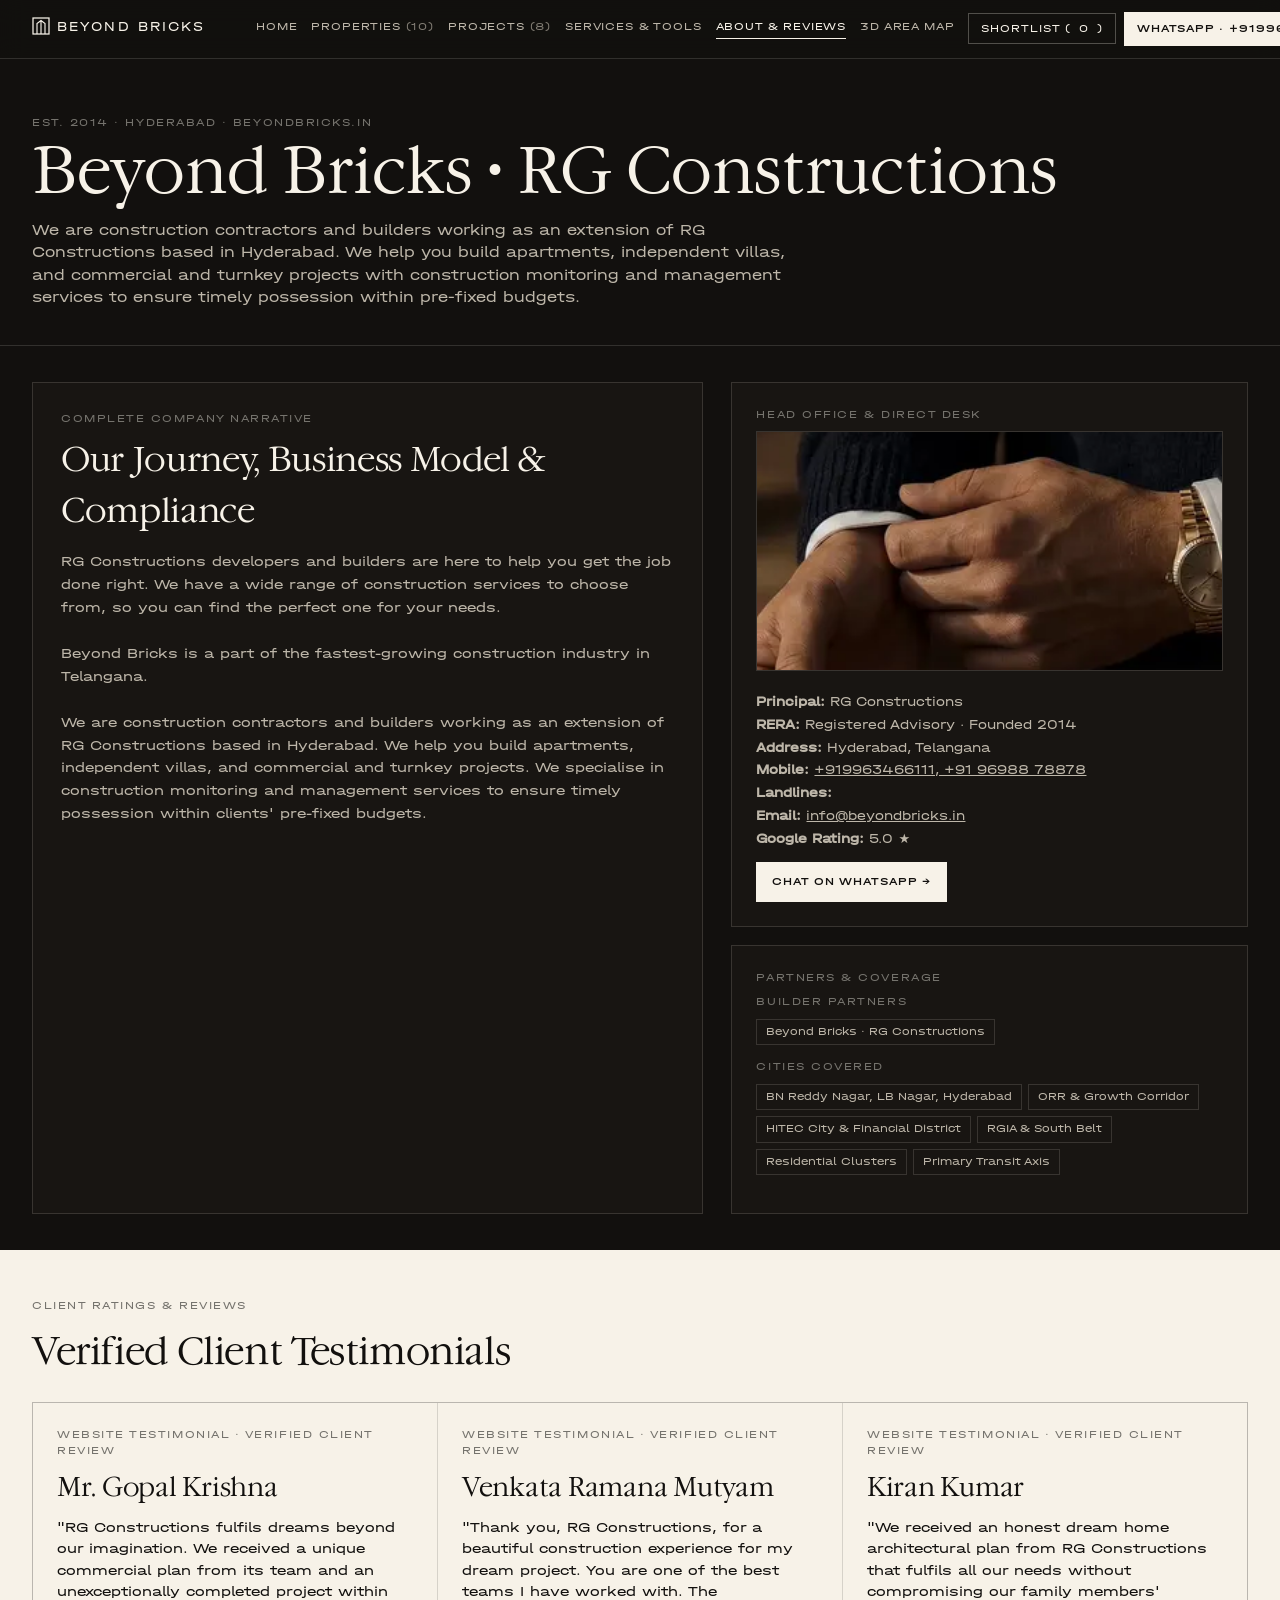
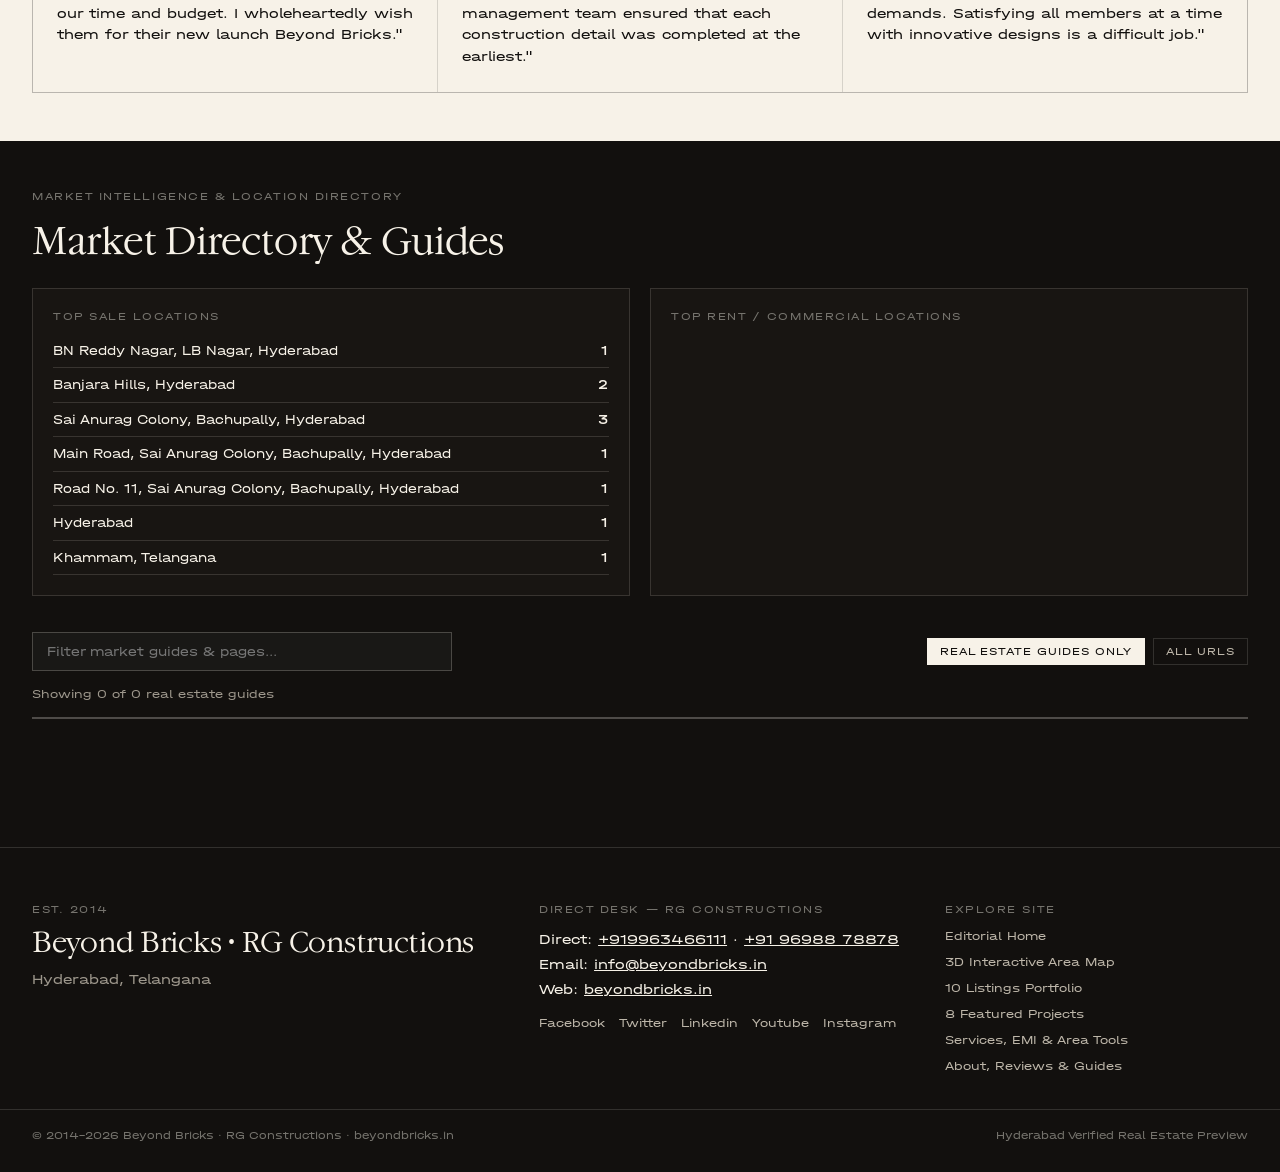
<file: about.html>
<!DOCTYPE html>
<html lang="en">
<head>
  <meta charset="utf-8">
  <meta name="viewport" content="width=device-width, initial-scale=1.0, viewport-fit=cover">
  <meta name="robots" content="noindex, nofollow">
  <meta name="theme-color" content="#F7F2E8">
  <meta name="format-detection" content="telephone=no">
  <title>About & Reviews — Beyond Bricks · RG Constructions</title>
  <meta name="description" content="About Beyond Bricks · RG Constructions, direct contact details, reviews &amp; market guides.">
  <meta property="og:type" content="website">
  <meta property="og:title" content="About & Reviews — Beyond Bricks · RG Constructions">
  <meta property="og:description" content="About Beyond Bricks · RG Constructions, direct contact details, reviews &amp; market guides.">
  <meta property="og:image" content="./assets/manifest/og.png">
  <meta name="twitter:card" content="summary_large_image">
  <meta name="twitter:title" content="About & Reviews — Beyond Bricks · RG Constructions">
  <meta name="twitter:description" content="About Beyond Bricks · RG Constructions, direct contact details, reviews &amp; market guides.">
  <meta name="twitter:image" content="./assets/manifest/og-twitter.png">
  <link rel="manifest" href="./assets/manifest/manifest.webmanifest">
  <link rel="shortcut icon" href="./favicon.ico">
  <link rel="icon" type="image/png" sizes="32x32" href="./assets/manifest/favicon-32x32.png">
  <link rel="icon" type="image/png" sizes="16x16" href="./assets/manifest/favicon-16x16.png">
  <link rel="apple-touch-icon" href="./assets/manifest/apple-touch-icon.png">
  
<link rel="preload" href="./assets/fonts/garamond-light/itc-garamond_light.woff2" as="font" type="font/woff2" crossorigin>
<link rel="preload" href="./assets/fonts/halvar-breitschrift/Halvar-Breitschrift-Regular-Web.woff2" as="font" type="font/woff2" crossorigin>
<link rel="preload" href="./assets/fonts/halvar-breitschrift/Halvar-Breitschrift-Medium-Web.woff2" as="font" type="font/woff2" crossorigin>
<style>
  @font-face { font-family: "Garamond Light"; src: url("./assets/fonts/garamond-light/itc-garamond_light.woff2") format("woff2"); font-weight: 400; font-style: normal; font-display: swap; }
  @font-face { font-family: "Halvar Breitschrift"; src: url("./assets/fonts/halvar-breitschrift/Halvar-Breitschrift-Regular-Web.woff2") format("woff2"); font-weight: 400; font-style: normal; font-display: swap; }
  @font-face { font-family: "Halvar Breitschrift"; src: url("./assets/fonts/halvar-breitschrift/Halvar-Breitschrift-Medium-Web.woff2") format("woff2"); font-weight: 500; font-style: normal; font-display: swap; }
  :root {
    --c-light: #f7f2e8;
    --c-black: #12100e;
    --c-surface: #181512;
    --c-beige: #bdb6a9;
    --c-dark-beige: #75736d;
    --c-error: #a40000;
    --line-dark: rgba(247, 242, 232, 0.14);
    --line-light: rgba(18, 16, 14, 0.14);
  }
  * { box-sizing: border-box; }
  html, body { margin: 0; padding: 0; background: var(--c-black); color: var(--c-light); font-family: "Halvar Breitschrift", system-ui, sans-serif; font-size: 14px; line-height: 1.5; -webkit-font-smoothing: antialiased; overflow-x: hidden; max-width: 100%; }
  a { color: inherit; }
  .re-serif { font-family: "Garamond Light", Georgia, serif; font-weight: 400; letter-spacing: -0.01em; }
  .re-eyebrow { font-size: 11px; text-transform: uppercase; letter-spacing: 0.14em; color: var(--c-dark-beige); margin: 0 0 8px; }
  .re-beige { color: var(--c-beige); }
  .re-muted { color: #9d978c; }
  .re-wrap { max-width: 1440px; margin: 0 auto; padding: 0 32px; }

  /* Sticky Editorial Header */
  .re-header { position: sticky; top: 0; z-index: 40; background: rgba(18, 16, 14, 0.94); backdrop-filter: blur(12px); border-bottom: 1px solid var(--line-dark); }
  .re-header__inner { max-width: 1440px; margin: 0 auto; padding: 12px 32px; display: flex; align-items: center; justify-content: space-between; gap: 14px; }
  .re-brand { display: inline-flex; align-items: center; text-decoration: none; color: var(--c-light); flex-shrink: 0; }
  .re-nav { display: flex; align-items: center; gap: 14px; flex-wrap: nowrap; }
  .re-nav a { font-size: 10.5px; text-transform: uppercase; letter-spacing: 0.08em; text-decoration: none; color: var(--c-beige); padding-bottom: 3px; border-bottom: 1px solid transparent; transition: color .2s, border-color .2s; white-space: nowrap; }
  .re-nav a:hover, .re-nav a.is-active { color: var(--c-light); border-bottom-color: var(--c-light); }
  .re-nav-cnt { opacity: 0.65; }
  .re-header__right { display: flex; gap: 8px; align-items: center; flex-shrink: 0; white-space: nowrap; }
  .re-header__right .re-btn-ghost, .re-header__right .re-btn-solid { padding: 8px 12px; font-size: 10.5px; white-space: nowrap; }

  .re-grid--2 { display: grid; grid-template-columns: repeat(2, minmax(0, 1fr)); gap: 1px; background: var(--line-dark); border: 1px solid var(--line-dark); }
  .re-split-2 { display: grid; grid-template-columns: 1.3fr 1fr; gap: 28px; }
  .re-two-col { display: grid; grid-template-columns: 1fr 1fr; gap: 20px; }
  .re-controls--2 { display: grid; grid-template-columns: 2fr 1fr; gap: 12px; margin: 24px 0 16px; }
  @media (max-width: 1180px) {
    .re-header__inner { flex-wrap: wrap; padding: 10px 20px; }
    .re-nav { order: 3; width: 100%; overflow-x: auto; -webkit-overflow-scrolling: touch; scrollbar-width: none; padding-top: 6px; border-top: 1px solid var(--line-dark); gap: 16px; }
    .re-nav::-webkit-scrollbar { display: none; }
  }
  @media (max-width: 860px) {
    .re-split-2 { grid-template-columns: 1fr !important; }
    .re-two-col { grid-template-columns: 1fr !important; }
  }
  @media (max-width: 768px) {
    .re-wrap { padding: 0 16px; }
    .re-header__inner { padding: 10px 16px; gap: 10px; }
    .re-brand svg { width: 156px; height: 18px; }
    .re-header__right .re-btn-solid { display: none; }
    .re-hero { padding: 28px 0 22px !important; }
    .re-hero h1 { font-size: clamp(26px, 7.5vw, 40px) !important; }
    .re-kpi-strip { grid-template-columns: repeat(2, minmax(0, 1fr)) !important; }
    .re-kpi { padding: 12px 14px !important; }
    .re-kpi__num { font-size: 24px !important; }
    .re-grid--2 { grid-template-columns: 1fr !important; }
    .re-controls--2 { grid-template-columns: 1fr !important; }
    .re-input, .re-select { font-size: 16px; min-height: 44px; }
    .re-btn-ghost, .re-btn-solid, .re-chip { min-height: 38px; }
    .re-emi-grid { grid-template-columns: 1fr !important; gap: 14px !important; }
    .re-modal { padding: 10px !important; }
    .re-modal__panel { padding: 18px 16px !important; max-height: 94vh !important; }
    .re-drawer__head, .re-drawer__body { padding: 16px !important; }
  }
  .re-emi-grid { display: grid; grid-template-columns: repeat(3, minmax(0, 1fr)); gap: 10px; }
  .re-table-wrap { width: 100%; overflow-x: auto; -webkit-overflow-scrolling: touch; }

  .re-btn-ghost, .re-btn-solid, .re-chip {
    display: inline-flex; align-items: center; justify-content: center; gap: 8px;
    padding: 9px 15px; font-family: inherit; font-size: 11px; text-transform: uppercase; letter-spacing: 0.09em;
    border: 1px solid rgba(247, 242, 232, 0.28); background: transparent; color: var(--c-light);
    cursor: pointer; text-decoration: none; transition: background .2s, color .2s, border-color .2s;
  }
  .re-btn-ghost:hover, .re-chip:hover, .re-chip.is-active { background: var(--c-light); color: var(--c-black); border-color: var(--c-light); }
  .re-btn-solid { background: var(--c-light); color: var(--c-black); border-color: var(--c-light); font-weight: 500; }
  .re-btn-solid:hover { background: var(--c-beige); border-color: var(--c-beige); }
  .re-chip { padding: 6px 12px; font-size: 10.5px; color: var(--c-beige); border-color: var(--line-dark); }

  /* Hero Band */
  .re-hero { padding: 56px 0 36px; border-bottom: 1px solid var(--line-dark); }
  .re-hero h1 { font-family: "Garamond Light", Georgia, serif; font-weight: 400; font-size: clamp(38px, 5vw, 68px); line-height: 1.02; margin: 0 0 14px; }
  .re-hero__lead { font-size: 15px; color: var(--c-beige); max-width: 780px; margin: 0; }
  .re-kpi-strip { display: grid; grid-template-columns: repeat(auto-fit, minmax(170px, 1fr)); gap: 1px; background: var(--line-dark); border: 1px solid var(--line-dark); margin-top: 28px; }
  .re-kpi { background: var(--c-black); padding: 18px 20px; }
  .re-kpi__num { font-family: "Garamond Light", Georgia, serif; font-size: 34px; line-height: 1.05; color: var(--c-light); }
  .re-kpi__lbl { font-size: 11px; text-transform: uppercase; letter-spacing: 0.1em; color: var(--c-dark-beige); margin-top: 6px; }

  /* Cream editorial band */
  .re-cream { background: var(--c-light); color: var(--c-black); }
  .re-cream .re-eyebrow { color: var(--c-dark-beige); }
  .re-cream .re-muted { color: #54524c; }

  /* Controls & Inputs */
  .re-controls { display: grid; grid-template-columns: 2fr 1fr 1fr 1fr; gap: 12px; margin: 24px 0 16px; }
  @media (max-width: 960px) { .re-controls { grid-template-columns: 1fr 1fr; } }
  @media (max-width: 560px) { .re-controls { grid-template-columns: 1fr; } }
  .re-input, .re-select {
    width: 100%; background: rgba(255,255,255,0.03); border: 1px solid rgba(247,242,232,0.22);
    color: var(--c-light); padding: 11px 14px; font-family: inherit; font-size: 13px; outline: none;
  }
  .re-cream .re-input, .re-cream .re-select {
    background: #fff; border-color: rgba(18,16,14,0.22); color: var(--c-black);
  }
  .re-select option { background: var(--c-black); color: var(--c-light); }
  .re-chips { display: flex; flex-wrap: wrap; gap: 8px; margin-bottom: 14px; }

  /* Cards Grid */
  .re-grid { display: grid; grid-template-columns: repeat(3, minmax(0, 1fr)); gap: 1px; background: var(--line-dark); border: 1px solid var(--line-dark); }
  @media (max-width: 1120px) { .re-grid { grid-template-columns: repeat(2, minmax(0, 1fr)); } }
  @media (max-width: 680px) { .re-grid { grid-template-columns: 1fr; } }
  .re-card { background: var(--c-black); display: flex; flex-direction: column; justify-content: space-between; min-height: 100%; transition: background .2s; }
  .re-card:hover { background: #191613; }
  .re-card__img { position: relative; aspect-ratio: 16/10; background: #1f1b17; overflow: hidden; border-bottom: 1px solid var(--line-dark); cursor: pointer; }
  .re-card__img img { width: 100%; height: 100%; object-fit: cover; display: block; transition: transform .5s cubic-bezier(.25,.74,.22,.99); }
  .re-card:hover .re-card__img img { transform: scale(1.03); }
  .re-badge-row { position: absolute; top: 10px; left: 10px; right: 10px; display: flex; justify-content: space-between; gap: 6px; pointer-events: none; }
  .re-badge { background: rgba(18,16,14,0.84); border: 1px solid rgba(247,242,232,0.2); padding: 4px 8px; font-size: 10px; text-transform: uppercase; letter-spacing: 0.08em; color: var(--c-light); }
  .re-card__body { padding: 18px 20px; display: flex; flex-direction: column; flex: 1; }
  .re-card__title { font-family: "Garamond Light", Georgia, serif; font-size: 22px; line-height: 1.18; margin: 0 0 8px; color: var(--c-light); cursor: pointer; }
  .re-card__price { font-size: 16px; font-weight: 500; color: var(--c-light); margin: 0 0 8px; }
  .re-card__meta { font-size: 12px; color: var(--c-beige); margin-bottom: 10px; line-height: 1.5; }
  .re-card__foot { margin-top: auto; padding-top: 14px; border-top: 1px solid var(--line-dark); display: flex; gap: 8px; flex-wrap: wrap; align-items: center; justify-content: space-between; }

  /* Modals & Drawers */
  .re-drawer.is-hidden, .re-modal.is-hidden { display: none !important; }
  .re-drawer, .re-modal { position: fixed; inset: 0; z-index: 90; display: flex; align-items: stretch; justify-content: flex-end; }
  .re-modal { align-items: center; justify-content: center; padding: 20px; }
  .re-drawer__bg, .re-modal__bg { position: fixed; inset: 0; background: rgba(12,10,8,0.78); backdrop-filter: blur(6px); }
  .re-drawer__panel { position: relative; z-index: 2; width: min(540px, 100%); background: var(--c-surface); border-left: 1px solid var(--line-dark); display: flex; flex-direction: column; max-height: 100vh; }
  .re-modal__panel { position: relative; z-index: 2; width: min(920px, 100%); max-height: 92vh; overflow-y: auto; background: var(--c-surface); border: 1px solid rgba(247,242,232,0.22); padding: 28px; color: var(--c-light); }
  .re-drawer__head { padding: 20px 24px; border-bottom: 1px solid var(--line-dark); display: flex; justify-content: space-between; align-items: center; }
  .re-drawer__body { padding: 20px 24px; overflow-y: auto; flex: 1; }
  .re-tags { display: flex; flex-wrap: wrap; gap: 6px; margin: 8px 0 14px; }
  .re-tag { font-size: 11px; border: 1px solid var(--line-dark); padding: 4px 9px; color: var(--c-beige); }

  /* Footer */
  .re-footer { background: var(--c-black); color: var(--c-light); border-top: 1px solid var(--line-dark); padding: 54px 0 28px; margin-top: 56px; }
  .re-footer__grid { display: grid; grid-template-columns: 1.4fr 1.1fr 0.9fr; gap: 36px; }
  @media (max-width: 900px) { .re-footer__grid { grid-template-columns: 1fr; } }
  .re-footer__title { font-size: 28px; line-height: 1.15; margin: 0; }
  .re-footer__nav { display: flex; flex-direction: column; gap: 8px; margin-top: 8px; }
  .re-footer__nav a, .re-links-row a { font-size: 12px; color: var(--c-beige); text-decoration: none; }
  .re-footer__nav a:hover, .re-links-row a:hover { color: var(--c-light); text-decoration: underline; }
  .re-links-row { display: flex; flex-wrap: wrap; gap: 14px; }
  .re-footer__bottom { border-top: 1px solid var(--line-dark); margin-top: 34px; padding-top: 18px; display: flex; justify-content: space-between; flex-wrap: wrap; gap: 12px; font-size: 11px; color: var(--c-dark-beige); }
</style>

</head>
<body>

<header class="re-header">
  <div class="re-header__inner">
    <div class="re-header__left">
      <a class="re-brand" href="/" title="Beyond Bricks · RG Constructions">
        <svg width="210" height="22" viewBox="0 0 210 22" aria-hidden="true">
          <g fill="currentColor">
            <rect x="1" y="3" width="16" height="16" fill="none" stroke="currentColor" stroke-width="1.25"/>
            <path d="M5 19V8.5L9 5.5L13 8.5V19M9 5.5V19" fill="none" stroke="currentColor" stroke-width="1.15"/>
            <text x="25" y="16" fill="currentColor" font-family="'Halvar Breitschrift', system-ui, sans-serif" font-size="12.5" font-weight="400" letter-spacing="2.1">BEYOND BRICKS</text>
          </g>
        </svg>
      </a>
    </div>
    <nav class="re-nav" aria-label="Primary">
      <a href="/" data-nav="/">Home</a>
      <a href="/flats" data-nav="/flats">Properties <span class="re-nav-cnt">(10)</span></a>
      <a href="/projects" data-nav="/projects">Projects <span class="re-nav-cnt">(8)</span></a>
      <a href="/services" data-nav="/services">Services &amp; Tools</a>
      <a href="/about" data-nav="/about">About &amp; Reviews</a>
      <a href="/map" data-nav="/map">3D Area Map</a>
    </nav>
    <div class="re-header__right">
      <button type="button" class="re-btn-ghost" id="re-fav-trigger" title="Shortlisted Properties">
        Shortlist (<span id="re-fav-count">0</span>)
      </button>
      <a class="re-btn-solid" href="https://api.whatsapp.com/send?phone=919963466111&text=Hi%20RG%20Constructions%2C%20I%20visited%20beyondbricks.in%20and%20would%20like%20to%20discuss%20a%20property." target="_blank">
        WhatsApp &middot; +919963466111
      </a>
    </div>
  </div>
</header>

<main>

<section class="re-hero"><div class="re-wrap"><p class="re-eyebrow">Est. 2014 · Hyderabad · beyondbricks.in</p><h1>Beyond Bricks · RG Constructions</h1><p class="re-hero__lead">We are construction contractors and builders working as an extension of RG Constructions based in Hyderabad. We help you build apartments, independent villas, and commercial and turnkey projects with construction monitoring and management services to ensure timely possession within pre-fixed budgets.</p></div></section>

<section style="padding:36px 0;" id="legal">
  <div class="re-wrap re-split-2">
    <div style="border:1px solid var(--line-dark);padding:28px;background:var(--c-surface);min-width:0;">
      <p class="re-eyebrow">Complete Company Narrative</p>
      <h2 class="re-serif" style="font-size:34px;margin:0 0 14px;">Our Journey, Business Model &amp; Compliance</h2>
      <div id="about-copy" style="white-space:pre-line;color:var(--c-beige);font-size:13.5px;line-height:1.7;"></div>
    </div>
    <div style="display:flex;flex-direction:column;gap:18px;">
      <div style="border:1px solid var(--line-dark);padding:24px;background:var(--c-surface);">
        <p class="re-eyebrow">Head Office &amp; Direct Desk</p>
        <img id="office-img" src="" alt="Company Office" style="width:100%;max-height:240px;object-fit:cover;margin-bottom:14px;border:1px solid var(--line-dark);">
        <div id="contact-box" style="font-size:13px;line-height:1.75;color:var(--c-beige);"></div>
      </div>
      <div style="border:1px solid var(--line-dark);padding:24px;background:var(--c-surface);">
        <p class="re-eyebrow">Partners &amp; Coverage</p>
        <div id="assoc-box"></div>
      </div>
    </div>
  </div>
</section>

<section class="re-cream" style="padding:48px 0;" id="reviews">
  <div class="re-wrap">
    <p class="re-eyebrow">Client Ratings &amp; Reviews</p>
    <h2 class="re-serif" style="font-size:38px;margin:0 0 22px;">Verified Client Testimonials</h2>
    <div class="re-grid" style="background:var(--line-light);border-color:var(--line-light);" id="rev-grid"></div>
  </div>
</section>

<section style="padding:48px 0;" id="locations">
  <div class="re-wrap">
    <p class="re-eyebrow">Market Intelligence &amp; Location Directory</p>
    <h2 class="re-serif" style="font-size:38px;margin:0 0 18px;">Market Directory &amp; Guides</h2>
    <div class="re-two-col" style="margin-bottom:36px;" id="loc-tables"></div>
    <div style="display:flex;justify-content:space-between;align-items:center;flex-wrap:wrap;gap:12px;margin-bottom:14px;">
      <input class="re-input" id="blog-search" type="search" style="max-width:420px;" placeholder="Filter market guides &amp; pages...">
      <div style="display:flex;gap:8px;flex-wrap:wrap;">
        <button type="button" class="re-chip is-active" id="blog-re-btn">Real Estate Guides Only</button>
        <button type="button" class="re-chip" id="blog-all-btn">All URLs</button>
      </div>
    </div>
    <p class="re-muted" id="blog-count-lbl" style="margin:0 0 14px;font-size:12px;"></p>
    <div class="re-grid" id="blog-grid"></div>
    <div style="text-align:center;margin-top:24px;" id="blog-more-wrap"></div>
  </div>
</section>

</main>

<footer class="re-footer">
  <div class="re-wrap re-footer__grid">
    <div>
      <p class="re-eyebrow">Est. 2014</p>
      <h2 class="re-serif re-footer__title">Beyond Bricks · RG Constructions</h2>
      <p class="re-muted" style="max-width:520px;margin-top:10px;">
        Hyderabad, Telangana
      </p>
    </div>
    <div>
      <p class="re-eyebrow">Direct Desk &mdash; RG Constructions</p>
      <p style="margin:8px 0;line-height:1.8;">
        Direct: <a href="tel:+919963466111">+919963466111</a> &middot; <a href="tel:+919698878878">+91 96988 78878</a><br>
        Email: <a href="mailto:info@beyondbricks.in">info@beyondbricks.in</a><br>
        Web: <a href="http://www.beyondbricks.in/" target="_blank">beyondbricks.in</a>
      </p>
      <div class="re-links-row" style="margin-top:12px;">
        <a href="https://www.facebook.com/Beyond-Bricks-108763518538167" target="_blank">Facebook</a>
        <a href="https://twitter.com/bricks_beyond" target="_blank">Twitter</a>
        <a href="https://www.linkedin.com/in/beyond-bricks-by-rg-constructions/" target="_blank">Linkedin</a>
        <a href="https://www.youtube.com/channel/UC1iQc7C4jfu-oUShLg7yv3w" target="_blank">Youtube</a>
        <a href="https://www.instagram.com/beyondbricks.in/" target="_blank">Instagram</a>
      </div>
    </div>
    <div>
      <p class="re-eyebrow">Explore Site</p>
      <div class="re-footer__nav">
        <a href="/">Editorial Home</a>
        <a href="/map">3D Interactive Area Map</a>
        <a href="/flats">10 Listings Portfolio</a>
        <a href="/projects">8 Featured Projects</a>
        <a href="/services">Services, EMI &amp; Area Tools</a>
        <a href="/about">About, Reviews &amp; Guides</a>
      </div>
    </div>
  </div>
  <div class="re-wrap re-footer__bottom">
    <span>&copy; 2014&ndash;2026 Beyond Bricks · RG Constructions &middot; beyondbricks.in</span>
    <span>Hyderabad Verified Real Estate Preview</span>
  </div>
</footer>

<!-- Shared Shortlist Drawer -->
<div class="re-drawer is-hidden" id="re-fav-drawer" role="dialog" aria-hidden="true">
  <div class="re-drawer__bg" data-close-drawer></div>
  <div class="re-drawer__panel">
    <div class="re-drawer__head">
      <div>
        <p class="re-eyebrow">Saved Portfolio</p>
        <h3 class="re-serif" style="font-size:28px;margin:4px 0 0;">Your Shortlist</h3>
      </div>
      <button type="button" class="re-btn-ghost" data-close-drawer>Close &times;</button>
    </div>
    <div id="re-fav-body" class="re-drawer__body"></div>
  </div>
</div>


<script src="./data/re-data.js"></script>
<script>
(function(){
  const path = location.pathname.replace(/\.html$/, '') || '/';
  document.querySelectorAll('.re-nav a').forEach(a => {
    const t = a.getAttribute('data-nav');
    if (t === path || (t === '/flats' && (path === '/properties' || path === '/flats'))) a.classList.add('is-active');
  });

  window.RE_FAV = {
    key: 're_fav_beyond-bricks',
    get() {
      try { return JSON.parse(localStorage.getItem(this.key) || '[]'); } catch(e) { return []; }
    },
    set(ids) {
      localStorage.setItem(this.key, JSON.stringify(Array.from(new Set(ids))));
      this.syncUI();
    },
    has(id) { return this.get().includes(id); },
    toggle(id) {
      const cur = this.get();
      if (cur.includes(id)) this.set(cur.filter(x => x !== id));
      else this.set([...cur, id]);
    },
    syncUI() {
      const ids = this.get();
      const cnt = document.getElementById('re-fav-count');
      if (cnt) cnt.textContent = ids.length;
      document.querySelectorAll('[data-fav-btn]').forEach(btn => {
        const id = btn.getAttribute('data-fav-btn');
        const active = ids.includes(id);
        btn.classList.toggle('is-active', active);
        btn.textContent = active ? 'Saved ♥' : 'Save ♡';
      });
      const body = document.getElementById('re-fav-body');
      if (body && window.RE_DATA) {
        const c = window.RE_DATA.company || {};
        const waNum = (c.whatsapp_digits || '').replace(/\D/g, '') || '919963466111';
        const map = new Map((window.RE_DATA.properties || []).map(p => [p.id, p]));
        const items = ids.map(id => map.get(id)).filter(Boolean);
        if (!items.length) {
          body.innerHTML = '<p class="re-muted">No shortlisted properties yet. Save listings from the portfolio to compare or send to ' + (c.owner || 'RG Constructions') + ' via WhatsApp.</p><a class="re-btn-solid" style="margin-top:12px;" href="/flats">Explore Portfolio &rarr;</a>';
        } else {
          const waLines = encodeURIComponent('Hi ' + (c.owner || c.name || '') + ', I shortlisted these properties on ' + (c.domain || '') + ':\n' + items.map(x => '- ' + x.id + ': ' + x.title + ' (' + x.price + ')').join('\n'));
          body.innerHTML = items.map(it => `
            <div style="border-bottom:1px solid var(--line-dark); padding:14px 0;">
              <div class="re-eyebrow" style="margin-bottom:4px;">${it.id} &middot; ${it.transaction} &middot; ${it.property_type}</div>
              <div class="re-serif" style="font-size:20px;line-height:1.2;">${it.title}</div>
              <div class="re-beige" style="font-size:13px;margin:4px 0;">${it.price} &middot; ${it.area || ''} &middot; ${it.location}</div>
              <div style="display:flex;gap:8px;margin-top:8px;">
                <a class="re-chip" href="/flats?id=${it.id}">Inspect</a>
                <button type="button" class="re-chip" onclick="RE_FAV.toggle('${it.id}')">Remove</button>
              </div>
            </div>
          `).join('') + `<div style="margin-top:18px;display:flex;flex-direction:column;gap:10px;">
            ${waNum ? `<a class="re-btn-solid" target="_blank" href="https://api.whatsapp.com/send?phone=${waNum}&text=${waLines}">Send Shortlist via WhatsApp</a>` : ''}
            <button type="button" class="re-btn-ghost" onclick="RE_FAV.set([])">Clear Shortlist</button>
          </div>`;
        }
      }
    }
  };

  const drawer = document.getElementById('re-fav-drawer');
  const trig = document.getElementById('re-fav-trigger');
  if (trig && drawer) {
    trig.addEventListener('click', () => {
      RE_FAV.syncUI();
      drawer.classList.remove('is-hidden');
      drawer.setAttribute('aria-hidden', 'false');
    });
    drawer.querySelectorAll('[data-close-drawer]').forEach(el => el.addEventListener('click', () => {
      drawer.classList.add('is-hidden');
      drawer.setAttribute('aria-hidden', 'true');
    }));
  }
  document.addEventListener('click', e => {
    const fb = e.target.closest('[data-fav-btn]');
    if (fb) {
      e.preventDefault();
      e.stopPropagation();
      RE_FAV.toggle(fb.getAttribute('data-fav-btn'));
    }
  });
  RE_FAV.syncUI();
})();
</script>


<script>
(function(){
  const D = window.RE_DATA;
  if (!(D.testimonials && D.testimonials.reviews && D.testimonials.reviews.length)) {
    const rs = document.getElementById('reviews'); if (rs) rs.style.display = 'none';
  }
  if (!(D.blogs && D.blogs.length)) {
    const ls = document.getElementById('blog-controls-row'); if (ls) ls.style.display = 'none';
  }
  const c = D.company;
  document.getElementById('about-copy').textContent = D.about_text;
  const offImg = document.getElementById('office-img');
  offImg.onerror = () => { offImg.onerror = null; offImg.src = './assets/images/media/landing/1.intro/placeholder@xxl.webp'; };
  offImg.src = c.office_photo || './assets/images/media/landing/1.intro/placeholder@xxl.webp';
  document.getElementById('contact-box').innerHTML = `
    <strong>Principal:</strong> ${c.owner}<br>
    <strong>RERA:</strong> ${c.rera} &middot; Founded ${c.founded}<br>
    <strong>Address:</strong> ${c.address}<br>
    <strong>Mobile:</strong> <a href="tel:${(c.mobiles&&c.mobiles[0])||''}">${c.mobiles.join(', ')}</a><br>
    <strong>Landlines:</strong> ${c.landlines.join(', ')}<br>
    <strong>Email:</strong> <a href="mailto:${c.email}">${c.email}</a><br>
    <strong>Google Rating:</strong> ${c.google_maps_rating}<br>
    ${c.whatsapp_url ? `<div style="margin-top:12px;"><a class="re-btn-solid" target="_blank" href="${c.whatsapp_url}">Chat on WhatsApp &rarr;</a></div>` : ''}
  `;
  document.getElementById('assoc-box').innerHTML = `
    <p class="re-eyebrow">Builder Partners</p>
    <div class="re-tags">${c.associates.map(a => `<span class="re-tag">${a}</span>`).join('')}</div>
    <p class="re-eyebrow">Cities Covered</p>
    <div class="re-tags">${c.cities_covered.map(ct => `<span class="re-tag">${ct}</span>`).join('')}</div>
  `;

  // Testimonials
  const t = D.testimonials || {};
  document.getElementById('rev-grid').innerHTML = (t.reviews || []).map(rv => `
    <article style="background:var(--c-light);color:var(--c-black);padding:24px;display:flex;flex-direction:column;justify-content:space-between;">
      <div>
        <div class="re-eyebrow">${rv.date} &middot; Verified Client Review</div>
        <h3 class="re-serif" style="font-size:26px;margin:0 0 10px;">${rv.author}</h3>
        <p style="font-size:13.5px;line-height:1.6;margin:0;">"${rv.review}"</p>
      </div>
    </article>
  `).join('');

  // Sale & Rent Location counts
  const hl = D.homepage_location_counts || {};
  const mkTable = (title, arr) => `<div style="border:1px solid var(--line-dark);padding:20px;background:var(--c-surface);">
    <p class="re-eyebrow">${title}</p>
    <table style="width:100%;border-collapse:collapse;font-size:13px;">${(arr||[]).map(x => `<tr style="border-bottom:1px solid var(--line-dark);"><td style="padding:7px 0;"><a href="/flats?q=${encodeURIComponent(x.location.split(',')[0])}" style="text-decoration:none;">${x.location}</a></td><td style="text-align:right;font-weight:500;">${x.count}</td></tr>`).join('')}</table>
  </div>`;
  document.getElementById('loc-tables').innerHTML = mkTable('Top Sale Locations', hl.sale_locations) + mkTable('Top Rent / Commercial Locations', hl.rent_locations);

  // Blogs
  let onlyRe = true;
  let blogLimit = 60;
  function renderBlogs() {
    const q = document.getElementById('blog-search').value.trim().toLowerCase();
    const matched = (D.blogs || []).filter(b => {
      if (onlyRe && !b.is_real_estate) return false;
      if (q && !`${b.title} ${b.excerpt} ${b.url}`.toLowerCase().includes(q)) return false;
      return true;
    });
    const rows = matched.slice(0, blogLimit);
    document.getElementById('blog-count-lbl').textContent = `Showing ${rows.length} of ${matched.length} ${onlyRe ? 'real estate guides' : 'total URLs'}`;
    document.getElementById('blog-grid').innerHTML = rows.map(b => `
      <article class="re-card">
        <div class="re-card__body">
          <div class="re-eyebrow">${b.category}</div>
          <h3 class="re-card__title" style="font-size:21px;">${b.title}</h3>
          <p class="re-muted" style="font-size:12.5px;line-height:1.55;">${b.excerpt}</p>
          <div class="re-card__foot"><a class="re-chip" href="${b.url}" target="_blank">Read Original Guide &nearr;</a></div>
        </div>
      </article>
    `).join('');
    document.getElementById('blog-more-wrap').innerHTML = blogLimit < matched.length
      ? `<button type="button" class="re-btn-solid" id="blog-all-show">Show All ${matched.length} Guides</button>`
      : '';
    const sb = document.getElementById('blog-all-show');
    if (sb) sb.onclick = () => { blogLimit = matched.length; renderBlogs(); };
  }
  document.getElementById('blog-search').addEventListener('input', () => { blogLimit = 60; renderBlogs(); });
  document.getElementById('blog-re-btn').addEventListener('click', () => {
    onlyRe = true;
    blogLimit = 60;
    document.getElementById('blog-re-btn').classList.add('is-active');
    document.getElementById('blog-all-btn').classList.remove('is-active');
    renderBlogs();
  });
  document.getElementById('blog-all-btn').addEventListener('click', () => {
    onlyRe = false;
    blogLimit = 60;
    document.getElementById('blog-all-btn').classList.add('is-active');
    document.getElementById('blog-re-btn').classList.remove('is-active');
    renderBlogs();
  });
  renderBlogs();
})();
</script>

</body>
</html>
</file>
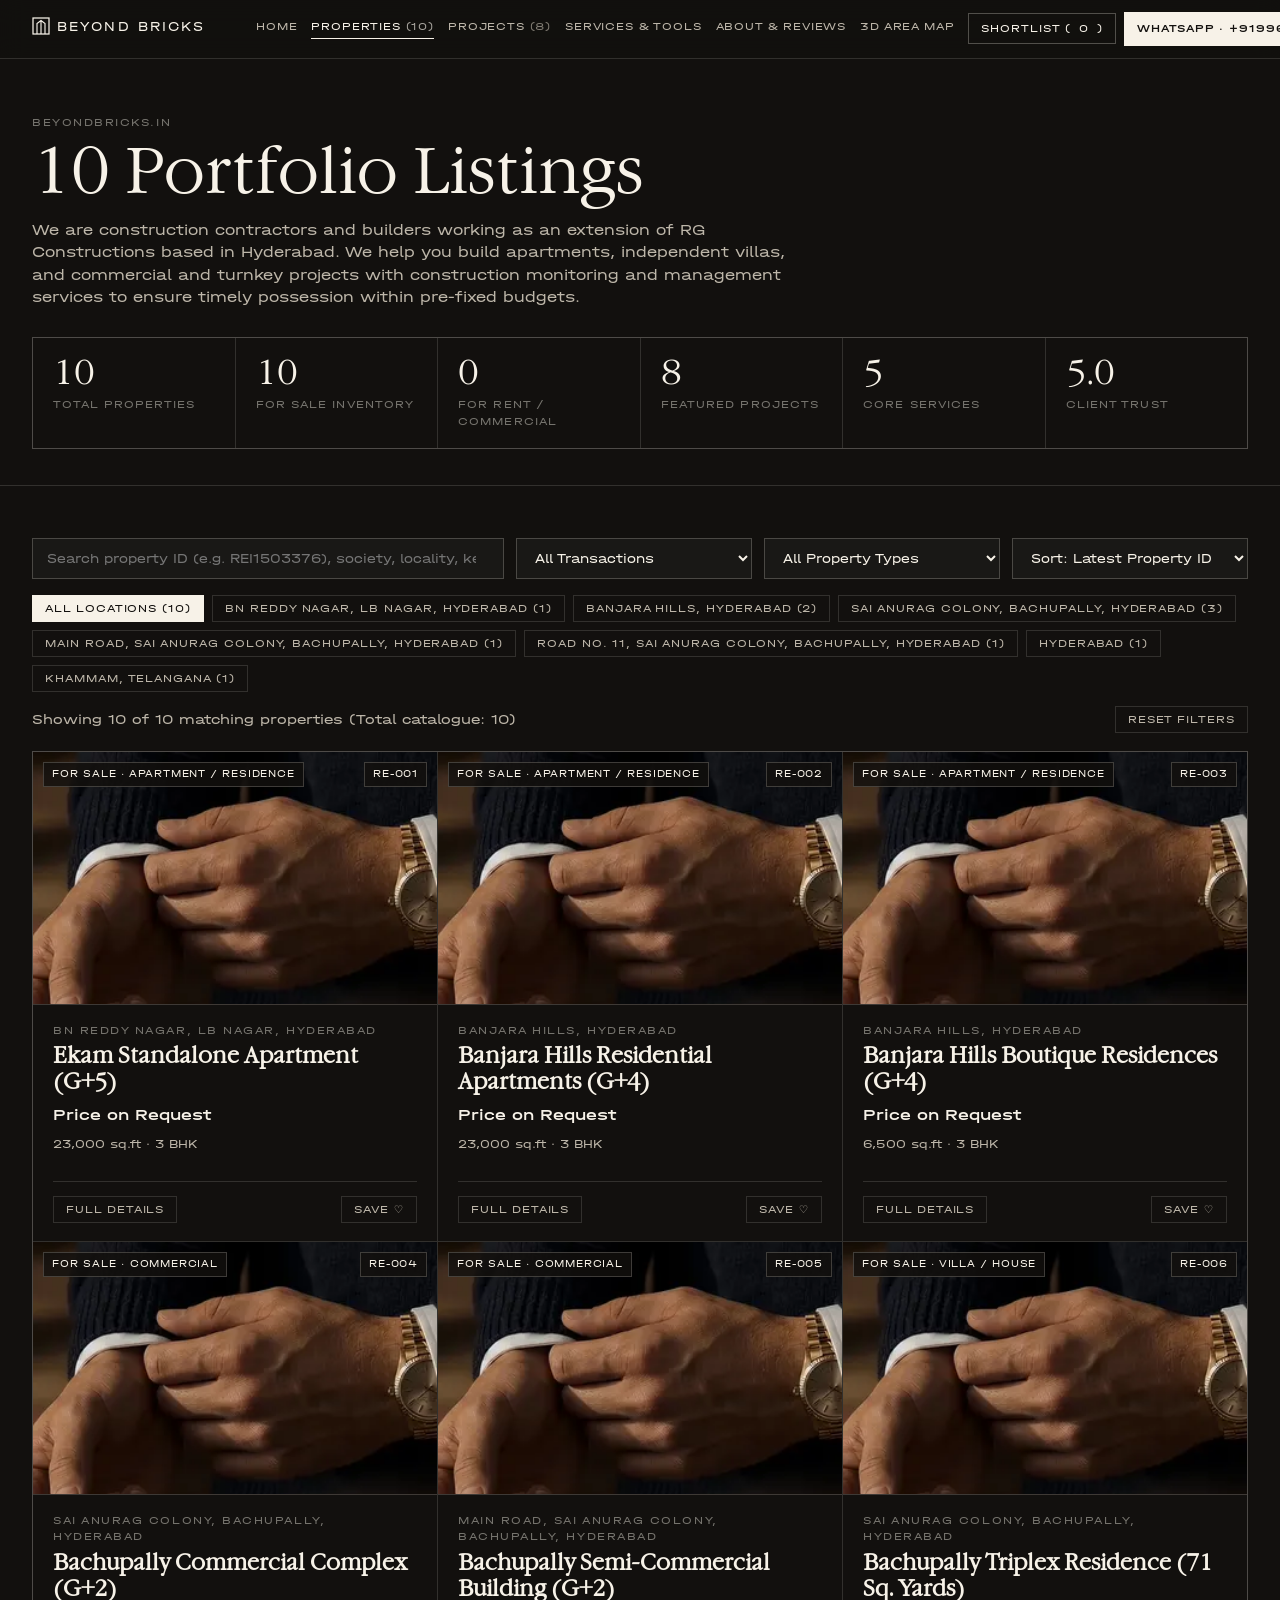
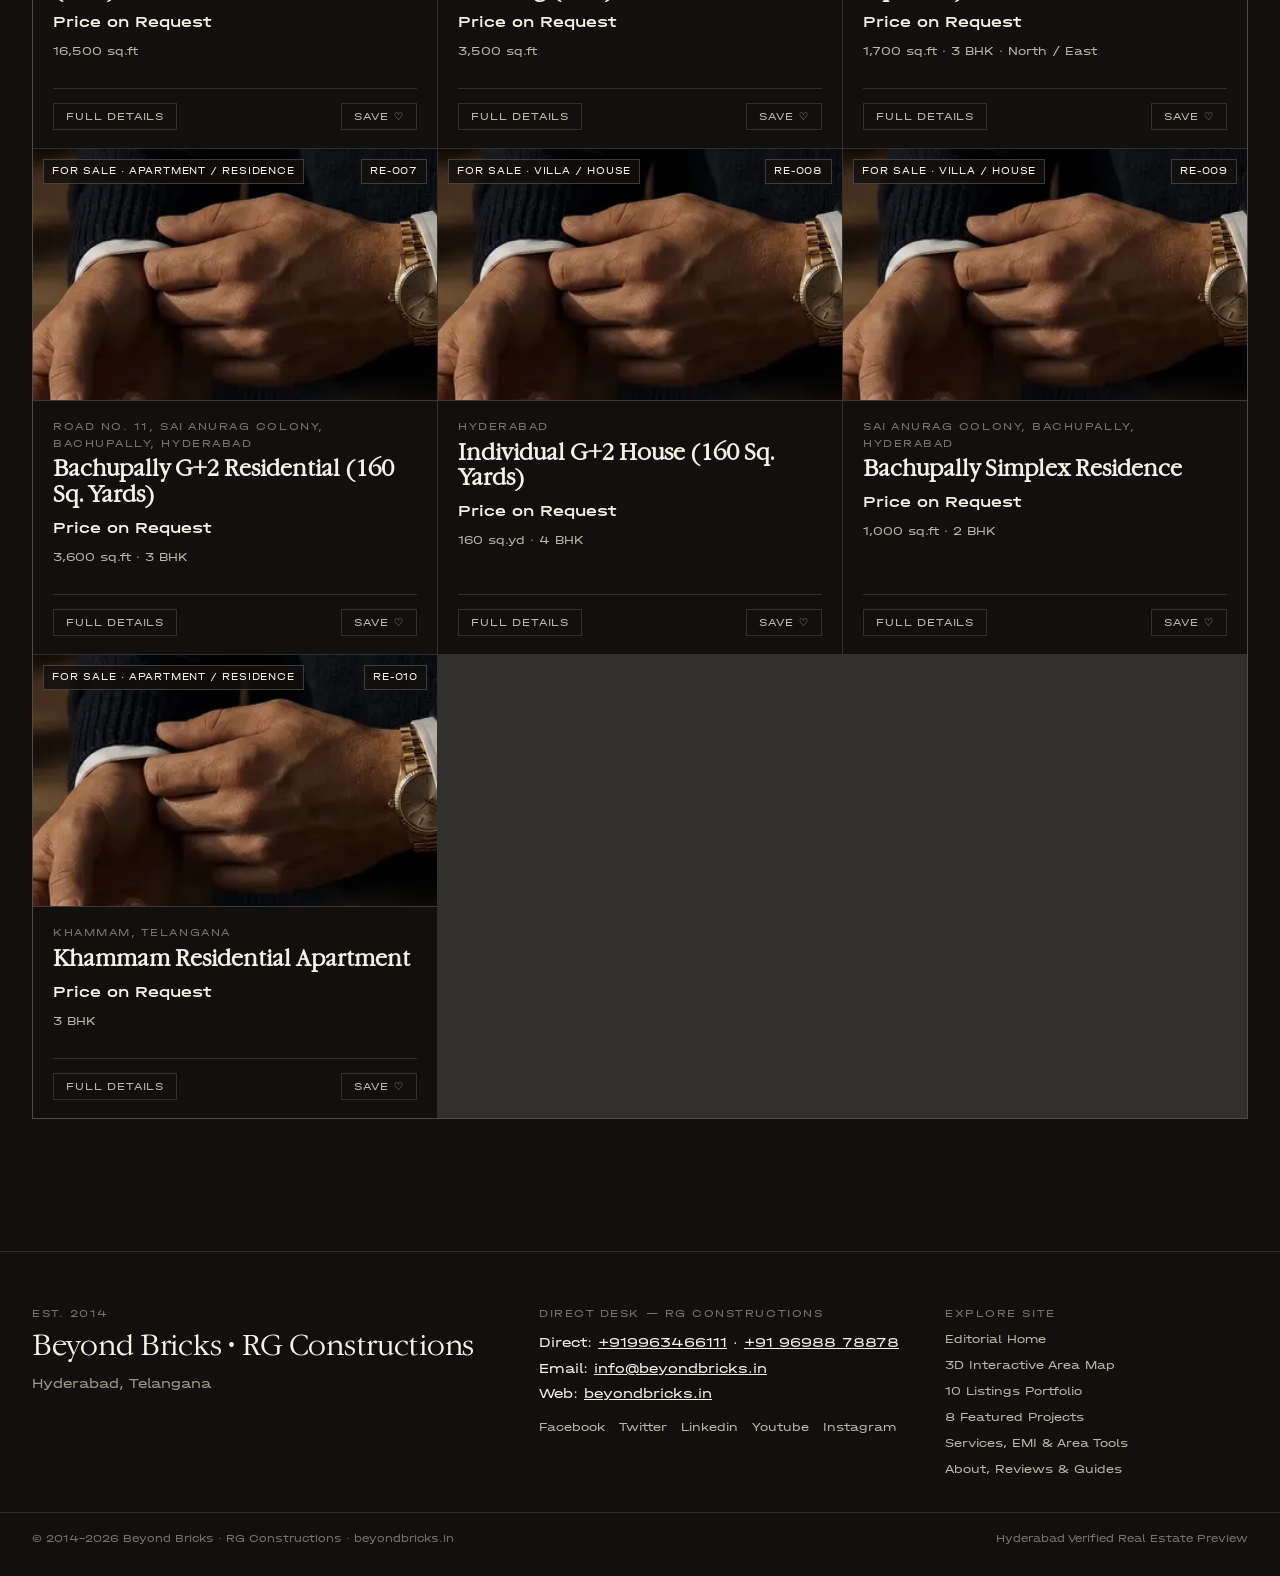
<file: properties.html>
<!DOCTYPE html>
<html lang="en">
<head>
  <meta charset="utf-8">
  <meta name="viewport" content="width=device-width, initial-scale=1.0, viewport-fit=cover">
  <meta name="robots" content="noindex, nofollow">
  <meta name="theme-color" content="#F7F2E8">
  <meta name="format-detection" content="telephone=no">
  <title>Portfolio — Beyond Bricks · RG Constructions</title>
  <meta name="description" content="Browse verified properties from Beyond Bricks · RG Constructions (beyondbricks.in).">
  <meta property="og:type" content="website">
  <meta property="og:title" content="Portfolio — Beyond Bricks · RG Constructions">
  <meta property="og:description" content="Browse verified properties from Beyond Bricks · RG Constructions (beyondbricks.in).">
  <meta property="og:image" content="./assets/manifest/og.png">
  <meta name="twitter:card" content="summary_large_image">
  <meta name="twitter:title" content="Portfolio — Beyond Bricks · RG Constructions">
  <meta name="twitter:description" content="Browse verified properties from Beyond Bricks · RG Constructions (beyondbricks.in).">
  <meta name="twitter:image" content="./assets/manifest/og-twitter.png">
  <link rel="manifest" href="./assets/manifest/manifest.webmanifest">
  <link rel="shortcut icon" href="./favicon.ico">
  <link rel="icon" type="image/png" sizes="32x32" href="./assets/manifest/favicon-32x32.png">
  <link rel="icon" type="image/png" sizes="16x16" href="./assets/manifest/favicon-16x16.png">
  <link rel="apple-touch-icon" href="./assets/manifest/apple-touch-icon.png">
  
<link rel="preload" href="./assets/fonts/garamond-light/itc-garamond_light.woff2" as="font" type="font/woff2" crossorigin>
<link rel="preload" href="./assets/fonts/halvar-breitschrift/Halvar-Breitschrift-Regular-Web.woff2" as="font" type="font/woff2" crossorigin>
<link rel="preload" href="./assets/fonts/halvar-breitschrift/Halvar-Breitschrift-Medium-Web.woff2" as="font" type="font/woff2" crossorigin>
<style>
  @font-face { font-family: "Garamond Light"; src: url("./assets/fonts/garamond-light/itc-garamond_light.woff2") format("woff2"); font-weight: 400; font-style: normal; font-display: swap; }
  @font-face { font-family: "Halvar Breitschrift"; src: url("./assets/fonts/halvar-breitschrift/Halvar-Breitschrift-Regular-Web.woff2") format("woff2"); font-weight: 400; font-style: normal; font-display: swap; }
  @font-face { font-family: "Halvar Breitschrift"; src: url("./assets/fonts/halvar-breitschrift/Halvar-Breitschrift-Medium-Web.woff2") format("woff2"); font-weight: 500; font-style: normal; font-display: swap; }
  :root {
    --c-light: #f7f2e8;
    --c-black: #12100e;
    --c-surface: #181512;
    --c-beige: #bdb6a9;
    --c-dark-beige: #75736d;
    --c-error: #a40000;
    --line-dark: rgba(247, 242, 232, 0.14);
    --line-light: rgba(18, 16, 14, 0.14);
  }
  * { box-sizing: border-box; }
  html, body { margin: 0; padding: 0; background: var(--c-black); color: var(--c-light); font-family: "Halvar Breitschrift", system-ui, sans-serif; font-size: 14px; line-height: 1.5; -webkit-font-smoothing: antialiased; overflow-x: hidden; max-width: 100%; }
  a { color: inherit; }
  .re-serif { font-family: "Garamond Light", Georgia, serif; font-weight: 400; letter-spacing: -0.01em; }
  .re-eyebrow { font-size: 11px; text-transform: uppercase; letter-spacing: 0.14em; color: var(--c-dark-beige); margin: 0 0 8px; }
  .re-beige { color: var(--c-beige); }
  .re-muted { color: #9d978c; }
  .re-wrap { max-width: 1440px; margin: 0 auto; padding: 0 32px; }

  /* Sticky Editorial Header */
  .re-header { position: sticky; top: 0; z-index: 40; background: rgba(18, 16, 14, 0.94); backdrop-filter: blur(12px); border-bottom: 1px solid var(--line-dark); }
  .re-header__inner { max-width: 1440px; margin: 0 auto; padding: 12px 32px; display: flex; align-items: center; justify-content: space-between; gap: 14px; }
  .re-brand { display: inline-flex; align-items: center; text-decoration: none; color: var(--c-light); flex-shrink: 0; }
  .re-nav { display: flex; align-items: center; gap: 14px; flex-wrap: nowrap; }
  .re-nav a { font-size: 10.5px; text-transform: uppercase; letter-spacing: 0.08em; text-decoration: none; color: var(--c-beige); padding-bottom: 3px; border-bottom: 1px solid transparent; transition: color .2s, border-color .2s; white-space: nowrap; }
  .re-nav a:hover, .re-nav a.is-active { color: var(--c-light); border-bottom-color: var(--c-light); }
  .re-nav-cnt { opacity: 0.65; }
  .re-header__right { display: flex; gap: 8px; align-items: center; flex-shrink: 0; white-space: nowrap; }
  .re-header__right .re-btn-ghost, .re-header__right .re-btn-solid { padding: 8px 12px; font-size: 10.5px; white-space: nowrap; }

  .re-grid--2 { display: grid; grid-template-columns: repeat(2, minmax(0, 1fr)); gap: 1px; background: var(--line-dark); border: 1px solid var(--line-dark); }
  .re-split-2 { display: grid; grid-template-columns: 1.3fr 1fr; gap: 28px; }
  .re-two-col { display: grid; grid-template-columns: 1fr 1fr; gap: 20px; }
  .re-controls--2 { display: grid; grid-template-columns: 2fr 1fr; gap: 12px; margin: 24px 0 16px; }
  @media (max-width: 1180px) {
    .re-header__inner { flex-wrap: wrap; padding: 10px 20px; }
    .re-nav { order: 3; width: 100%; overflow-x: auto; -webkit-overflow-scrolling: touch; scrollbar-width: none; padding-top: 6px; border-top: 1px solid var(--line-dark); gap: 16px; }
    .re-nav::-webkit-scrollbar { display: none; }
  }
  @media (max-width: 860px) {
    .re-split-2 { grid-template-columns: 1fr !important; }
    .re-two-col { grid-template-columns: 1fr !important; }
  }
  @media (max-width: 768px) {
    .re-wrap { padding: 0 16px; }
    .re-header__inner { padding: 10px 16px; gap: 10px; }
    .re-brand svg { width: 156px; height: 18px; }
    .re-header__right .re-btn-solid { display: none; }
    .re-hero { padding: 28px 0 22px !important; }
    .re-hero h1 { font-size: clamp(26px, 7.5vw, 40px) !important; }
    .re-kpi-strip { grid-template-columns: repeat(2, minmax(0, 1fr)) !important; }
    .re-kpi { padding: 12px 14px !important; }
    .re-kpi__num { font-size: 24px !important; }
    .re-grid--2 { grid-template-columns: 1fr !important; }
    .re-controls--2 { grid-template-columns: 1fr !important; }
    .re-input, .re-select { font-size: 16px; min-height: 44px; }
    .re-btn-ghost, .re-btn-solid, .re-chip { min-height: 38px; }
    .re-emi-grid { grid-template-columns: 1fr !important; gap: 14px !important; }
    .re-modal { padding: 10px !important; }
    .re-modal__panel { padding: 18px 16px !important; max-height: 94vh !important; }
    .re-drawer__head, .re-drawer__body { padding: 16px !important; }
  }
  .re-emi-grid { display: grid; grid-template-columns: repeat(3, minmax(0, 1fr)); gap: 10px; }
  .re-table-wrap { width: 100%; overflow-x: auto; -webkit-overflow-scrolling: touch; }

  .re-btn-ghost, .re-btn-solid, .re-chip {
    display: inline-flex; align-items: center; justify-content: center; gap: 8px;
    padding: 9px 15px; font-family: inherit; font-size: 11px; text-transform: uppercase; letter-spacing: 0.09em;
    border: 1px solid rgba(247, 242, 232, 0.28); background: transparent; color: var(--c-light);
    cursor: pointer; text-decoration: none; transition: background .2s, color .2s, border-color .2s;
  }
  .re-btn-ghost:hover, .re-chip:hover, .re-chip.is-active { background: var(--c-light); color: var(--c-black); border-color: var(--c-light); }
  .re-btn-solid { background: var(--c-light); color: var(--c-black); border-color: var(--c-light); font-weight: 500; }
  .re-btn-solid:hover { background: var(--c-beige); border-color: var(--c-beige); }
  .re-chip { padding: 6px 12px; font-size: 10.5px; color: var(--c-beige); border-color: var(--line-dark); }

  /* Hero Band */
  .re-hero { padding: 56px 0 36px; border-bottom: 1px solid var(--line-dark); }
  .re-hero h1 { font-family: "Garamond Light", Georgia, serif; font-weight: 400; font-size: clamp(38px, 5vw, 68px); line-height: 1.02; margin: 0 0 14px; }
  .re-hero__lead { font-size: 15px; color: var(--c-beige); max-width: 780px; margin: 0; }
  .re-kpi-strip { display: grid; grid-template-columns: repeat(auto-fit, minmax(170px, 1fr)); gap: 1px; background: var(--line-dark); border: 1px solid var(--line-dark); margin-top: 28px; }
  .re-kpi { background: var(--c-black); padding: 18px 20px; }
  .re-kpi__num { font-family: "Garamond Light", Georgia, serif; font-size: 34px; line-height: 1.05; color: var(--c-light); }
  .re-kpi__lbl { font-size: 11px; text-transform: uppercase; letter-spacing: 0.1em; color: var(--c-dark-beige); margin-top: 6px; }

  /* Cream editorial band */
  .re-cream { background: var(--c-light); color: var(--c-black); }
  .re-cream .re-eyebrow { color: var(--c-dark-beige); }
  .re-cream .re-muted { color: #54524c; }

  /* Controls & Inputs */
  .re-controls { display: grid; grid-template-columns: 2fr 1fr 1fr 1fr; gap: 12px; margin: 24px 0 16px; }
  @media (max-width: 960px) { .re-controls { grid-template-columns: 1fr 1fr; } }
  @media (max-width: 560px) { .re-controls { grid-template-columns: 1fr; } }
  .re-input, .re-select {
    width: 100%; background: rgba(255,255,255,0.03); border: 1px solid rgba(247,242,232,0.22);
    color: var(--c-light); padding: 11px 14px; font-family: inherit; font-size: 13px; outline: none;
  }
  .re-cream .re-input, .re-cream .re-select {
    background: #fff; border-color: rgba(18,16,14,0.22); color: var(--c-black);
  }
  .re-select option { background: var(--c-black); color: var(--c-light); }
  .re-chips { display: flex; flex-wrap: wrap; gap: 8px; margin-bottom: 14px; }

  /* Cards Grid */
  .re-grid { display: grid; grid-template-columns: repeat(3, minmax(0, 1fr)); gap: 1px; background: var(--line-dark); border: 1px solid var(--line-dark); }
  @media (max-width: 1120px) { .re-grid { grid-template-columns: repeat(2, minmax(0, 1fr)); } }
  @media (max-width: 680px) { .re-grid { grid-template-columns: 1fr; } }
  .re-card { background: var(--c-black); display: flex; flex-direction: column; justify-content: space-between; min-height: 100%; transition: background .2s; }
  .re-card:hover { background: #191613; }
  .re-card__img { position: relative; aspect-ratio: 16/10; background: #1f1b17; overflow: hidden; border-bottom: 1px solid var(--line-dark); cursor: pointer; }
  .re-card__img img { width: 100%; height: 100%; object-fit: cover; display: block; transition: transform .5s cubic-bezier(.25,.74,.22,.99); }
  .re-card:hover .re-card__img img { transform: scale(1.03); }
  .re-badge-row { position: absolute; top: 10px; left: 10px; right: 10px; display: flex; justify-content: space-between; gap: 6px; pointer-events: none; }
  .re-badge { background: rgba(18,16,14,0.84); border: 1px solid rgba(247,242,232,0.2); padding: 4px 8px; font-size: 10px; text-transform: uppercase; letter-spacing: 0.08em; color: var(--c-light); }
  .re-card__body { padding: 18px 20px; display: flex; flex-direction: column; flex: 1; }
  .re-card__title { font-family: "Garamond Light", Georgia, serif; font-size: 22px; line-height: 1.18; margin: 0 0 8px; color: var(--c-light); cursor: pointer; }
  .re-card__price { font-size: 16px; font-weight: 500; color: var(--c-light); margin: 0 0 8px; }
  .re-card__meta { font-size: 12px; color: var(--c-beige); margin-bottom: 10px; line-height: 1.5; }
  .re-card__foot { margin-top: auto; padding-top: 14px; border-top: 1px solid var(--line-dark); display: flex; gap: 8px; flex-wrap: wrap; align-items: center; justify-content: space-between; }

  /* Modals & Drawers */
  .re-drawer.is-hidden, .re-modal.is-hidden { display: none !important; }
  .re-drawer, .re-modal { position: fixed; inset: 0; z-index: 90; display: flex; align-items: stretch; justify-content: flex-end; }
  .re-modal { align-items: center; justify-content: center; padding: 20px; }
  .re-drawer__bg, .re-modal__bg { position: fixed; inset: 0; background: rgba(12,10,8,0.78); backdrop-filter: blur(6px); }
  .re-drawer__panel { position: relative; z-index: 2; width: min(540px, 100%); background: var(--c-surface); border-left: 1px solid var(--line-dark); display: flex; flex-direction: column; max-height: 100vh; }
  .re-modal__panel { position: relative; z-index: 2; width: min(920px, 100%); max-height: 92vh; overflow-y: auto; background: var(--c-surface); border: 1px solid rgba(247,242,232,0.22); padding: 28px; color: var(--c-light); }
  .re-drawer__head { padding: 20px 24px; border-bottom: 1px solid var(--line-dark); display: flex; justify-content: space-between; align-items: center; }
  .re-drawer__body { padding: 20px 24px; overflow-y: auto; flex: 1; }
  .re-tags { display: flex; flex-wrap: wrap; gap: 6px; margin: 8px 0 14px; }
  .re-tag { font-size: 11px; border: 1px solid var(--line-dark); padding: 4px 9px; color: var(--c-beige); }

  /* Footer */
  .re-footer { background: var(--c-black); color: var(--c-light); border-top: 1px solid var(--line-dark); padding: 54px 0 28px; margin-top: 56px; }
  .re-footer__grid { display: grid; grid-template-columns: 1.4fr 1.1fr 0.9fr; gap: 36px; }
  @media (max-width: 900px) { .re-footer__grid { grid-template-columns: 1fr; } }
  .re-footer__title { font-size: 28px; line-height: 1.15; margin: 0; }
  .re-footer__nav { display: flex; flex-direction: column; gap: 8px; margin-top: 8px; }
  .re-footer__nav a, .re-links-row a { font-size: 12px; color: var(--c-beige); text-decoration: none; }
  .re-footer__nav a:hover, .re-links-row a:hover { color: var(--c-light); text-decoration: underline; }
  .re-links-row { display: flex; flex-wrap: wrap; gap: 14px; }
  .re-footer__bottom { border-top: 1px solid var(--line-dark); margin-top: 34px; padding-top: 18px; display: flex; justify-content: space-between; flex-wrap: wrap; gap: 12px; font-size: 11px; color: var(--c-dark-beige); }
</style>

</head>
<body>

<header class="re-header">
  <div class="re-header__inner">
    <div class="re-header__left">
      <a class="re-brand" href="/" title="Beyond Bricks · RG Constructions">
        <svg width="210" height="22" viewBox="0 0 210 22" aria-hidden="true">
          <g fill="currentColor">
            <rect x="1" y="3" width="16" height="16" fill="none" stroke="currentColor" stroke-width="1.25"/>
            <path d="M5 19V8.5L9 5.5L13 8.5V19M9 5.5V19" fill="none" stroke="currentColor" stroke-width="1.15"/>
            <text x="25" y="16" fill="currentColor" font-family="'Halvar Breitschrift', system-ui, sans-serif" font-size="12.5" font-weight="400" letter-spacing="2.1">BEYOND BRICKS</text>
          </g>
        </svg>
      </a>
    </div>
    <nav class="re-nav" aria-label="Primary">
      <a href="/" data-nav="/">Home</a>
      <a href="/flats" data-nav="/flats">Properties <span class="re-nav-cnt">(10)</span></a>
      <a href="/projects" data-nav="/projects">Projects <span class="re-nav-cnt">(8)</span></a>
      <a href="/services" data-nav="/services">Services &amp; Tools</a>
      <a href="/about" data-nav="/about">About &amp; Reviews</a>
      <a href="/map" data-nav="/map">3D Area Map</a>
    </nav>
    <div class="re-header__right">
      <button type="button" class="re-btn-ghost" id="re-fav-trigger" title="Shortlisted Properties">
        Shortlist (<span id="re-fav-count">0</span>)
      </button>
      <a class="re-btn-solid" href="https://api.whatsapp.com/send?phone=919963466111&text=Hi%20RG%20Constructions%2C%20I%20visited%20beyondbricks.in%20and%20would%20like%20to%20discuss%20a%20property." target="_blank">
        WhatsApp &middot; +919963466111
      </a>
    </div>
  </div>
</header>

<main>

<section class="re-hero"><div class="re-wrap"><p class="re-eyebrow">beyondbricks.in</p><h1>10 Portfolio Listings</h1><p class="re-hero__lead">We are construction contractors and builders working as an extension of RG Constructions based in Hyderabad. We help you build apartments, independent villas, and commercial and turnkey projects with construction monitoring and management services to ensure timely possession within pre-fixed budgets.</p><div class="re-kpi-strip" id="prop-kpis"></div></div></section>

<section style="padding: 28px 0 48px;">
  <div class="re-wrap">
    <div class="re-controls">
      <input class="re-input" id="f-search" type="search" placeholder="Search property ID (e.g. REI1503376), society, locality, keyword...">
      <select class="re-select" id="f-tx">
        <option value="">All Transactions</option>
        <option value="For Sale">For Sale</option>
        <option value="For Rent">For Rent / Lease</option>
      </select>
      <select class="re-select" id="f-type">
        <option value="">All Property Types</option>
      </select>
      <select class="re-select" id="f-sort">
        <option value="newest">Sort: Latest Property ID</option>
        <option value="price-asc">Price: Low to High</option>
        <option value="price-desc">Price: High to Low</option>
        <option value="area-desc">Area: Largest First</option>
      </select>
    </div>

    <div class="re-chips" id="f-loc-chips"></div>
    <div style="display:flex;justify-content:space-between;align-items:center;flex-wrap:wrap;gap:10px;margin:14px 0 18px;">
      <p class="re-beige" id="prop-count-label" style="margin:0;">Loading listings...</p>
      <button type="button" class="re-chip" id="f-reset">Reset Filters</button>
    </div>

    <div class="re-grid" id="prop-grid"></div>
    <div style="text-align:center;margin-top:28px;" id="prop-more-wrap"></div>
  </div>
</section>

<div class="re-modal is-hidden" id="prop-modal" role="dialog" aria-hidden="true">
  <div class="re-modal__bg" onclick="closePropModal()"></div>
  <div class="re-modal__panel" id="prop-modal-panel"></div>
</div>

</main>

<footer class="re-footer">
  <div class="re-wrap re-footer__grid">
    <div>
      <p class="re-eyebrow">Est. 2014</p>
      <h2 class="re-serif re-footer__title">Beyond Bricks · RG Constructions</h2>
      <p class="re-muted" style="max-width:520px;margin-top:10px;">
        Hyderabad, Telangana
      </p>
    </div>
    <div>
      <p class="re-eyebrow">Direct Desk &mdash; RG Constructions</p>
      <p style="margin:8px 0;line-height:1.8;">
        Direct: <a href="tel:+919963466111">+919963466111</a> &middot; <a href="tel:+919698878878">+91 96988 78878</a><br>
        Email: <a href="mailto:info@beyondbricks.in">info@beyondbricks.in</a><br>
        Web: <a href="http://www.beyondbricks.in/" target="_blank">beyondbricks.in</a>
      </p>
      <div class="re-links-row" style="margin-top:12px;">
        <a href="https://www.facebook.com/Beyond-Bricks-108763518538167" target="_blank">Facebook</a>
        <a href="https://twitter.com/bricks_beyond" target="_blank">Twitter</a>
        <a href="https://www.linkedin.com/in/beyond-bricks-by-rg-constructions/" target="_blank">Linkedin</a>
        <a href="https://www.youtube.com/channel/UC1iQc7C4jfu-oUShLg7yv3w" target="_blank">Youtube</a>
        <a href="https://www.instagram.com/beyondbricks.in/" target="_blank">Instagram</a>
      </div>
    </div>
    <div>
      <p class="re-eyebrow">Explore Site</p>
      <div class="re-footer__nav">
        <a href="/">Editorial Home</a>
        <a href="/map">3D Interactive Area Map</a>
        <a href="/flats">10 Listings Portfolio</a>
        <a href="/projects">8 Featured Projects</a>
        <a href="/services">Services, EMI &amp; Area Tools</a>
        <a href="/about">About, Reviews &amp; Guides</a>
      </div>
    </div>
  </div>
  <div class="re-wrap re-footer__bottom">
    <span>&copy; 2014&ndash;2026 Beyond Bricks · RG Constructions &middot; beyondbricks.in</span>
    <span>Hyderabad Verified Real Estate Preview</span>
  </div>
</footer>

<!-- Shared Shortlist Drawer -->
<div class="re-drawer is-hidden" id="re-fav-drawer" role="dialog" aria-hidden="true">
  <div class="re-drawer__bg" data-close-drawer></div>
  <div class="re-drawer__panel">
    <div class="re-drawer__head">
      <div>
        <p class="re-eyebrow">Saved Portfolio</p>
        <h3 class="re-serif" style="font-size:28px;margin:4px 0 0;">Your Shortlist</h3>
      </div>
      <button type="button" class="re-btn-ghost" data-close-drawer>Close &times;</button>
    </div>
    <div id="re-fav-body" class="re-drawer__body"></div>
  </div>
</div>


<script src="./data/re-data.js"></script>
<script>
(function(){
  const path = location.pathname.replace(/\.html$/, '') || '/';
  document.querySelectorAll('.re-nav a').forEach(a => {
    const t = a.getAttribute('data-nav');
    if (t === path || (t === '/flats' && (path === '/properties' || path === '/flats'))) a.classList.add('is-active');
  });

  window.RE_FAV = {
    key: 're_fav_beyond-bricks',
    get() {
      try { return JSON.parse(localStorage.getItem(this.key) || '[]'); } catch(e) { return []; }
    },
    set(ids) {
      localStorage.setItem(this.key, JSON.stringify(Array.from(new Set(ids))));
      this.syncUI();
    },
    has(id) { return this.get().includes(id); },
    toggle(id) {
      const cur = this.get();
      if (cur.includes(id)) this.set(cur.filter(x => x !== id));
      else this.set([...cur, id]);
    },
    syncUI() {
      const ids = this.get();
      const cnt = document.getElementById('re-fav-count');
      if (cnt) cnt.textContent = ids.length;
      document.querySelectorAll('[data-fav-btn]').forEach(btn => {
        const id = btn.getAttribute('data-fav-btn');
        const active = ids.includes(id);
        btn.classList.toggle('is-active', active);
        btn.textContent = active ? 'Saved ♥' : 'Save ♡';
      });
      const body = document.getElementById('re-fav-body');
      if (body && window.RE_DATA) {
        const c = window.RE_DATA.company || {};
        const waNum = (c.whatsapp_digits || '').replace(/\D/g, '') || '919963466111';
        const map = new Map((window.RE_DATA.properties || []).map(p => [p.id, p]));
        const items = ids.map(id => map.get(id)).filter(Boolean);
        if (!items.length) {
          body.innerHTML = '<p class="re-muted">No shortlisted properties yet. Save listings from the portfolio to compare or send to ' + (c.owner || 'RG Constructions') + ' via WhatsApp.</p><a class="re-btn-solid" style="margin-top:12px;" href="/flats">Explore Portfolio &rarr;</a>';
        } else {
          const waLines = encodeURIComponent('Hi ' + (c.owner || c.name || '') + ', I shortlisted these properties on ' + (c.domain || '') + ':\n' + items.map(x => '- ' + x.id + ': ' + x.title + ' (' + x.price + ')').join('\n'));
          body.innerHTML = items.map(it => `
            <div style="border-bottom:1px solid var(--line-dark); padding:14px 0;">
              <div class="re-eyebrow" style="margin-bottom:4px;">${it.id} &middot; ${it.transaction} &middot; ${it.property_type}</div>
              <div class="re-serif" style="font-size:20px;line-height:1.2;">${it.title}</div>
              <div class="re-beige" style="font-size:13px;margin:4px 0;">${it.price} &middot; ${it.area || ''} &middot; ${it.location}</div>
              <div style="display:flex;gap:8px;margin-top:8px;">
                <a class="re-chip" href="/flats?id=${it.id}">Inspect</a>
                <button type="button" class="re-chip" onclick="RE_FAV.toggle('${it.id}')">Remove</button>
              </div>
            </div>
          `).join('') + `<div style="margin-top:18px;display:flex;flex-direction:column;gap:10px;">
            ${waNum ? `<a class="re-btn-solid" target="_blank" href="https://api.whatsapp.com/send?phone=${waNum}&text=${waLines}">Send Shortlist via WhatsApp</a>` : ''}
            <button type="button" class="re-btn-ghost" onclick="RE_FAV.set([])">Clear Shortlist</button>
          </div>`;
        }
      }
    }
  };

  const drawer = document.getElementById('re-fav-drawer');
  const trig = document.getElementById('re-fav-trigger');
  if (trig && drawer) {
    trig.addEventListener('click', () => {
      RE_FAV.syncUI();
      drawer.classList.remove('is-hidden');
      drawer.setAttribute('aria-hidden', 'false');
    });
    drawer.querySelectorAll('[data-close-drawer]').forEach(el => el.addEventListener('click', () => {
      drawer.classList.add('is-hidden');
      drawer.setAttribute('aria-hidden', 'true');
    }));
  }
  document.addEventListener('click', e => {
    const fb = e.target.closest('[data-fav-btn]');
    if (fb) {
      e.preventDefault();
      e.stopPropagation();
      RE_FAV.toggle(fb.getAttribute('data-fav-btn'));
    }
  });
  RE_FAV.syncUI();
})();
</script>


<script>
(function(){
  const D = window.RE_DATA;
  const props = D.properties || [];
  let filtered = props;
  let limit = 36;
  let activeLoc = '';

  // Populate Type dropdown from exact extracted counts
  const types = Object.entries(D.summary_counts.by_property_type || {});
  const typeSel = document.getElementById('f-type');
  types.forEach(([t, c]) => {
    const o = document.createElement('option');
    o.value = t;
    o.textContent = `${t} (${c})`;
    typeSel.appendChild(o);
  });

  // Top locations pills
  const topLocs = Object.entries(D.summary_counts.top_localities || {}).slice(0, 14);
  const chipWrap = document.getElementById('f-loc-chips');
  chipWrap.innerHTML = `<button type="button" class="re-chip is-active" data-loc="">All Locations (${props.length})</button>` +
    topLocs.map(([loc, cnt]) => `<button type="button" class="re-chip" data-loc="${loc}">${loc} (${cnt})</button>`).join('');

  document.getElementById('prop-kpis').innerHTML = [
    [String(props.length), 'Total Properties'],
    [String(props.filter(x => x.transaction === 'For Sale').length), 'For Sale Inventory'],
    [String(props.filter(x => x.transaction === 'For Rent').length), 'For Rent / Commercial'],
    [String((D.cp_projects || []).length), 'Featured Projects'],
    [String((D.services || []).length), 'Core Services'],
    [(D.testimonials && D.testimonials.overall_rating) || 'Verified', 'Client Trust'],
  ].map(([n, l]) => `<div class="re-kpi"><div class="re-kpi__num">${n}</div><div class="re-kpi__lbl">${l}</div></div>`).join('');

  function applyQueryParams() {
    const p = new URLSearchParams(location.search);
    if (p.get('q')) document.getElementById('f-search').value = p.get('q');
    if (p.get('type')) {
      const m = Array.from(typeSel.options).find(o => o.value.toLowerCase().includes(p.get('type').toLowerCase()));
      if (m) typeSel.value = m.value;
    }
    if (p.get('cat') === 'commercial') {
      document.getElementById('f-search').value = 'commercial';
    }
    if (p.get('loc')) {
      activeLoc = p.get('loc');
    }
    if (p.get('id')) {
      setTimeout(() => openPropModal(p.get('id')), 60);
    }
  }

  function render() {
    const q = document.getElementById('f-search').value.trim().toLowerCase();
    const tx = document.getElementById('f-tx').value;
    const ty = document.getElementById('f-type').value;
    const sort = document.getElementById('f-sort').value;

    filtered = props.filter(p => {
      if (tx && p.transaction !== tx) return false;
      if (ty && p.property_type !== ty) return false;
      if (activeLoc && !(p.location + ' ' + p.locality + ' ' + p.title).toLowerCase().includes(activeLoc.toLowerCase())) return false;
      if (q) {
        const hay = `${p.id} ${p.title} ${p.location} ${p.locality} ${p.city} ${p.society} ${p.property_type} ${p.description} ${p.price}`.toLowerCase();
        if (!hay.includes(q)) return false;
      }
      return true;
    });

    if (sort === 'price-asc') filtered = [...filtered].sort((a,b) => (a.price_inr || 9e15) - (b.price_inr || 9e15));
    else if (sort === 'price-desc') filtered = [...filtered].sort((a,b) => (b.price_inr || 0) - (a.price_inr || 0));
    else if (sort === 'area-desc') filtered = [...filtered].sort((a,b) => (b.area_sqft || 0) - (a.area_sqft || 0));

    document.getElementById('prop-count-label').textContent = `Showing ${Math.min(limit, filtered.length)} of ${filtered.length} matching properties (Total catalogue: ${props.length})`;

    const slice = filtered.slice(0, limit);
    const grid = document.getElementById('prop-grid');
    if (!slice.length) {
      grid.innerHTML = `<div style="grid-column:1/-1;padding:42px;background:var(--c-black);text-align:center;">No properties matched that query. <button class="re-btn-ghost" onclick="document.getElementById('f-reset').click()">Clear filters</button></div>`;
    } else {
      grid.innerHTML = slice.map((p, idx) => {
        const img = (p.images && p.images[0]) || './assets/images/media/landing/1.intro/placeholder@xxl.webp';
        const specs = [p.area, p.bedrooms ? (p.bedrooms + ' BHK') : '', p.furnishing, p.facing].filter(Boolean).join(' · ');
        const saved = RE_FAV.has(p.id);
        return `<article class="re-card">
          <div>
            <div class="re-card__img" onclick="openPropModal('${p.id}')">
              <img src="${img}" ${idx >= 6 ? 'loading="lazy"' : ''} alt="${p.title}" onerror="this.onerror=null;this.src='./assets/images/media/landing/1.intro/placeholder@xxl.webp';">
              <div class="re-badge-row">
                <span class="re-badge">${p.transaction} &middot; ${p.property_type}</span>
                <span class="re-badge">${p.id}</span>
              </div>
            </div>
            <div class="re-card__body">
              <div class="re-eyebrow" style="margin-bottom:4px;">${p.location || p.city}</div>
              <h2 class="re-card__title" onclick="openPropModal('${p.id}')">${p.title}</h2>
              <p class="re-card__price">${p.price} ${p.price_rate ? `<span class="re-muted" style="font-size:12px;">(${p.price_rate})</span>` : ''}</p>
              <div class="re-card__meta">${specs || p.location}</div>
            </div>
          </div>
          <div class="re-card__body" style="padding-top:0;flex:0;">
            <div class="re-card__foot">
              <button type="button" class="re-chip" onclick="openPropModal('${p.id}')">Full Details</button>
              <button type="button" class="re-chip ${saved ? 'is-active' : ''}" data-fav-btn="${p.id}">${saved ? 'Saved ♥' : 'Save ♡'}</button>
            </div>
          </div>
        </article>`;
      }).join('');
    }

    const more = document.getElementById('prop-more-wrap');
    more.innerHTML = limit < filtered.length
      ? `<button type="button" class="re-btn-solid" onclick="loadMoreProps()">Load More (${filtered.length - limit} remaining)</button> <button type="button" class="re-btn-ghost" onclick="loadAllProps()">Show All ${filtered.length}</button>`
      : '';
  }

  window.loadMoreProps = () => { limit += 36; render(); };
  window.loadAllProps = () => { limit = filtered.length; render(); };

  window.openPropModal = (id) => {
    const p = props.find(x => x.id === id);
    if (!p) return;
    const imgs = p.images || [];
    const comp = D.company || {}; const waNum = (comp.whatsapp_digits || '').replace(/\D/g, '') || '919963466111'; const waText = encodeURIComponent('Hi ' + (comp.owner || comp.name || '') + ', I saw ' + p.id + ' (' + p.title + ' at ' + p.location + ', ' + p.price + ') on ' + (comp.domain || '') + ' and want details / site visit.');
    document.getElementById('prop-modal-panel').innerHTML = `
      <div style="display:flex;justify-content:space-between;align-items:flex-start;gap:14px;">
        <div>
          <p class="re-eyebrow">${p.id} &middot; ${p.transaction} &middot; ${p.property_type}</p>
          <h2 class="re-serif" style="font-size:32px;margin:0 0 6px;">${p.title}</h2>
          <p class="re-beige" style="margin:0;">${p.location} ${p.society ? ' &middot; Society: ' + p.society : ''}</p>
        </div>
        <button type="button" class="re-btn-ghost" onclick="closePropModal()">Close &times;</button>
      </div>
      ${imgs.length ? `<div style="margin:18px 0;">
        <img id="modal-main-img" src="${imgs[0]}" alt="${p.title}" style="width:100%;max-height:380px;object-fit:cover;border:1px solid var(--line-dark);">
        ${imgs.length > 1 ? `<div style="display:flex;gap:8px;overflow-x:auto;margin-top:8px;">${imgs.map(im => `<img src="${im}" onclick="document.getElementById('modal-main-img').src='${im}'" style="height:64px;width:96px;object-fit:cover;cursor:pointer;border:1px solid var(--line-dark);">`).join('')}</div>` : ''}
      </div>` : ''}
      <div class="re-kpi-strip" style="margin:16px 0;">
        <div class="re-kpi"><div class="re-kpi__num" style="font-size:24px;">${p.price}</div><div class="re-kpi__lbl">${p.price_rate || 'Quoted Price'}</div></div>
        <div class="re-kpi"><div class="re-kpi__num" style="font-size:24px;">${p.area || 'On Request'}</div><div class="re-kpi__lbl">${p.area_label}</div></div>
        <div class="re-kpi"><div class="re-kpi__num" style="font-size:24px;">${p.bedrooms || '-'}</div><div class="re-kpi__lbl">Bedrooms / Config</div></div>
        <div class="re-kpi"><div class="re-kpi__num" style="font-size:24px;">${p.facing || p.furnishing || p.transaction_type || 'Approved'}</div><div class="re-kpi__lbl">Specification</div></div>
      </div>
      <div style="display:grid;grid-template-columns:repeat(auto-fit,minmax(200px,1fr));gap:10px;font-size:13px;color:var(--c-beige);margin-bottom:14px;">
        ${p.bathrooms ? `<div><strong>Bathrooms:</strong> ${p.bathrooms}</div>` : ''}
        ${p.floor ? `<div><strong>Floor:</strong> ${p.floor} / ${p.total_floors || '-'}</div>` : ''}
        ${p.furnishing ? `<div><strong>Furnishing:</strong> ${p.furnishing}</div>` : ''}
        ${p.transaction_type ? `<div><strong>Transaction:</strong> ${p.transaction_type}</div>` : ''}
        <div><strong>Contact:</strong> ${p.contact_person} (${p.contact_phone})</div>
      </div>
      ${p.description ? `<div style="margin:14px 0;"><p class="re-eyebrow">Description</p><p style="white-space:pre-line;margin:0;color:var(--c-light);">${p.description}</p></div>` : ''}
      ${(p.highlights && p.highlights.length) ? `<p class="re-eyebrow">Highlights</p><div class="re-tags">${p.highlights.map(h => `<span class="re-tag">${h}</span>`).join('')}</div>` : ''}
      ${(p.landmarks && p.landmarks.length) ? `<p class="re-eyebrow">Nearby Landmarks</p><div class="re-tags">${p.landmarks.map(h => `<span class="re-tag">${h}</span>`).join('')}</div>` : ''}
      ${(p.amenities && p.amenities.length) ? `<p class="re-eyebrow">Amenities</p><div class="re-tags">${p.amenities.map(h => `<span class="re-tag">${h}</span>`).join('')}</div>` : ''}
      <div style="display:flex;flex-wrap:wrap;gap:10px;margin-top:20px;padding-top:16px;border-top:1px solid var(--line-dark);">
        ${waNum ? `<a class="re-btn-solid" target="_blank" href="https://api.whatsapp.com/send?phone=${waNum}&text=${waText}">WhatsApp ${comp.owner || 'Advisory Desk'}</a>` : ''}
        ${comp.mobiles && comp.mobiles[0] ? `<a class="re-btn-ghost" href="tel:${comp.mobiles[0]}">Call ${comp.mobiles[0]}</a>` : ''}
        <button type="button" class="re-btn-ghost" data-fav-btn="${p.id}">${RE_FAV.has(p.id) ? 'Saved ♥' : 'Save ♡'}</button>
        ${p.url ? `<a class="re-btn-ghost" target="_blank" href="${p.url}">Source Listing &nearr;</a>` : ''}
      </div>
    `;
    const m = document.getElementById('prop-modal');
    m.classList.remove('is-hidden');
    m.setAttribute('aria-hidden', 'false');
  };
  window.closePropModal = () => {
    const m = document.getElementById('prop-modal');
    m.classList.add('is-hidden');
    m.setAttribute('aria-hidden', 'true');
  };

  document.getElementById('f-search').addEventListener('input', () => { limit = 36; render(); });
  ['f-tx', 'f-type', 'f-sort'].forEach(id => {
    document.getElementById(id).addEventListener('change', () => { limit = 36; render(); });
  });
  chipWrap.addEventListener('click', e => {
    const b = e.target.closest('[data-loc]');
    if (!b) return;
    activeLoc = b.getAttribute('data-loc');
    chipWrap.querySelectorAll('.re-chip').forEach(x => x.classList.toggle('is-active', x === b));
    limit = 36;
    render();
  });
  document.getElementById('f-reset').addEventListener('click', () => {
    document.getElementById('f-search').value = '';
    document.getElementById('f-tx').value = '';
    document.getElementById('f-type').value = '';
    document.getElementById('f-sort').value = 'newest';
    activeLoc = '';
    chipWrap.querySelectorAll('.re-chip').forEach((x,i) => x.classList.toggle('is-active', i === 0));
    limit = 36;
    render();
  });

  applyQueryParams();
  render();
})();
</script>

</body>
</html>
</file>
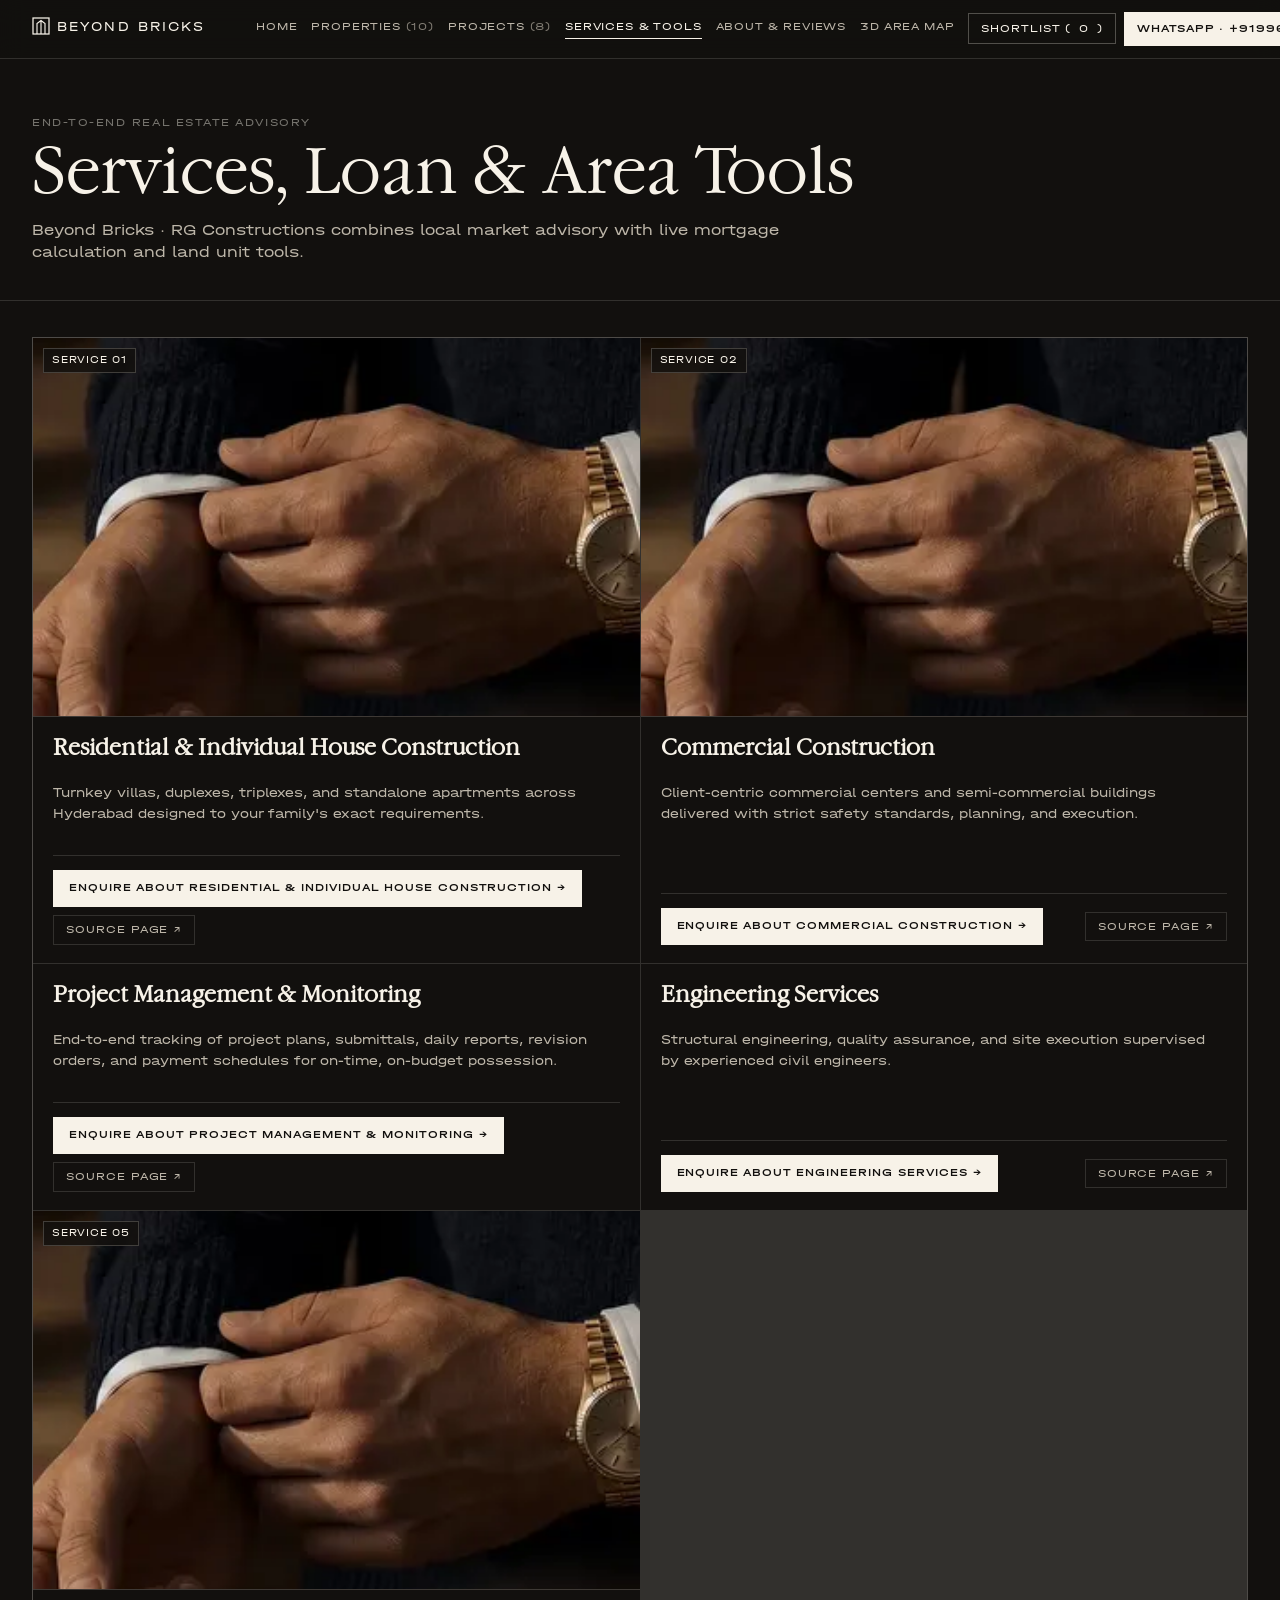
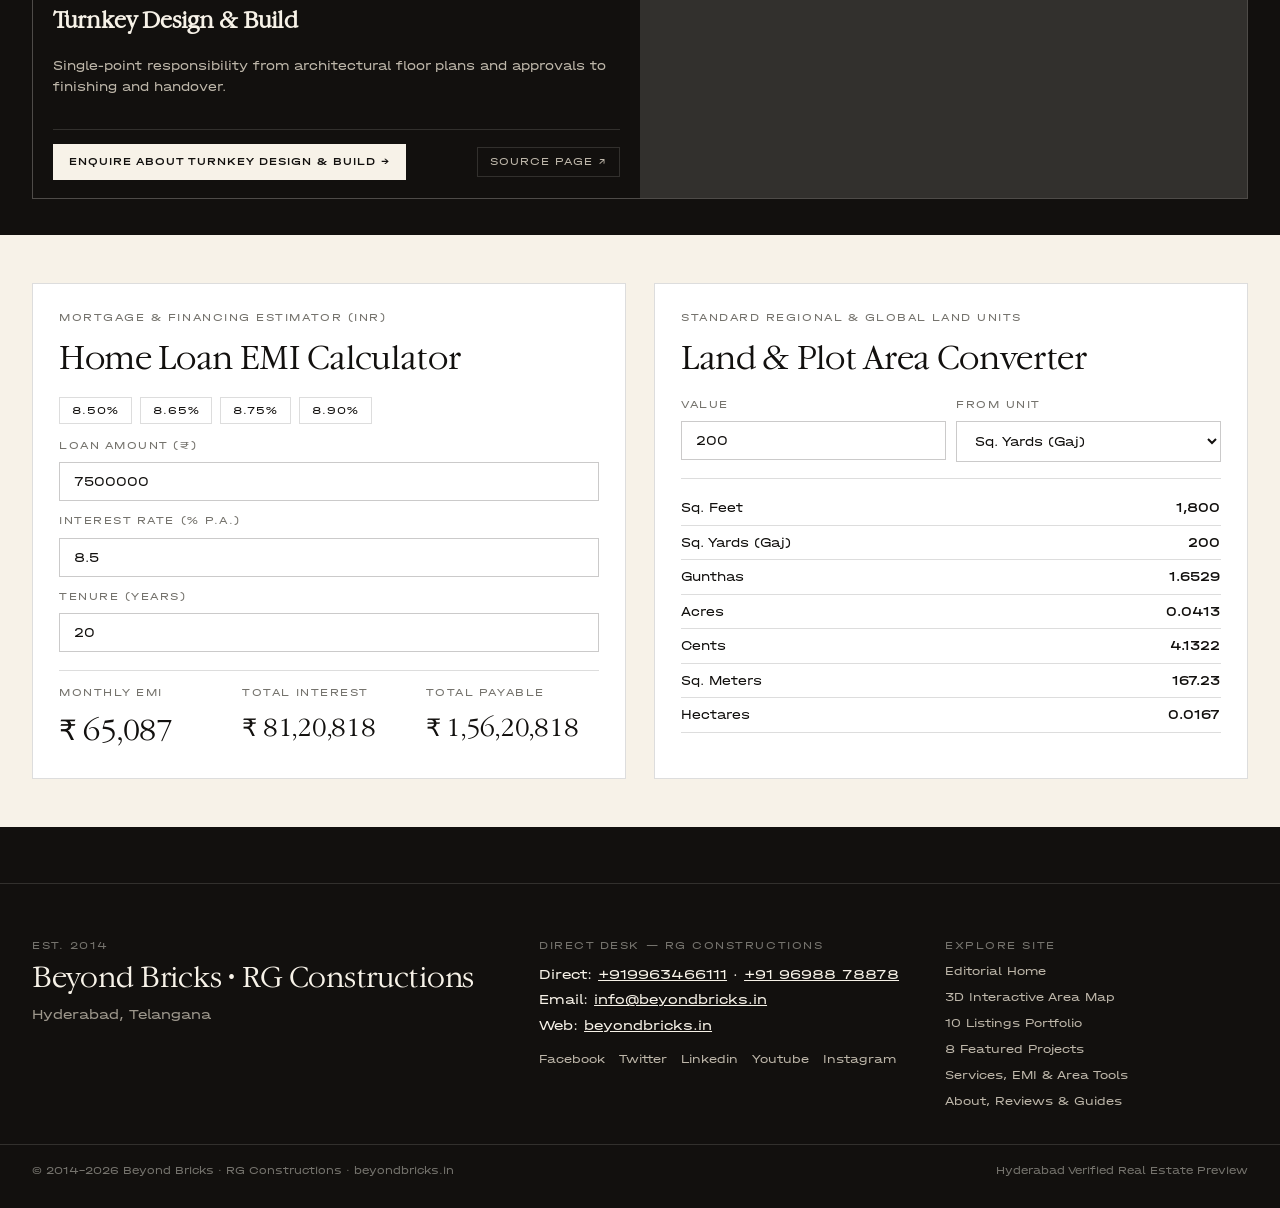
<file: services.html>
<!DOCTYPE html>
<html lang="en">
<head>
  <meta charset="utf-8">
  <meta name="viewport" content="width=device-width, initial-scale=1.0, viewport-fit=cover">
  <meta name="robots" content="noindex, nofollow">
  <meta name="theme-color" content="#F7F2E8">
  <meta name="format-detection" content="telephone=no">
  <title>Services & Tools — Beyond Bricks · RG Constructions</title>
  <meta name="description" content="Real estate services, EMI loan calculator &amp; area converter by Beyond Bricks · RG Constructions.">
  <meta property="og:type" content="website">
  <meta property="og:title" content="Services & Tools — Beyond Bricks · RG Constructions">
  <meta property="og:description" content="Real estate services, EMI loan calculator &amp; area converter by Beyond Bricks · RG Constructions.">
  <meta property="og:image" content="./assets/manifest/og.png">
  <meta name="twitter:card" content="summary_large_image">
  <meta name="twitter:title" content="Services & Tools — Beyond Bricks · RG Constructions">
  <meta name="twitter:description" content="Real estate services, EMI loan calculator &amp; area converter by Beyond Bricks · RG Constructions.">
  <meta name="twitter:image" content="./assets/manifest/og-twitter.png">
  <link rel="manifest" href="./assets/manifest/manifest.webmanifest">
  <link rel="shortcut icon" href="./favicon.ico">
  <link rel="icon" type="image/png" sizes="32x32" href="./assets/manifest/favicon-32x32.png">
  <link rel="icon" type="image/png" sizes="16x16" href="./assets/manifest/favicon-16x16.png">
  <link rel="apple-touch-icon" href="./assets/manifest/apple-touch-icon.png">
  
<link rel="preload" href="./assets/fonts/garamond-light/itc-garamond_light.woff2" as="font" type="font/woff2" crossorigin>
<link rel="preload" href="./assets/fonts/halvar-breitschrift/Halvar-Breitschrift-Regular-Web.woff2" as="font" type="font/woff2" crossorigin>
<link rel="preload" href="./assets/fonts/halvar-breitschrift/Halvar-Breitschrift-Medium-Web.woff2" as="font" type="font/woff2" crossorigin>
<style>
  @font-face { font-family: "Garamond Light"; src: url("./assets/fonts/garamond-light/itc-garamond_light.woff2") format("woff2"); font-weight: 400; font-style: normal; font-display: swap; }
  @font-face { font-family: "Halvar Breitschrift"; src: url("./assets/fonts/halvar-breitschrift/Halvar-Breitschrift-Regular-Web.woff2") format("woff2"); font-weight: 400; font-style: normal; font-display: swap; }
  @font-face { font-family: "Halvar Breitschrift"; src: url("./assets/fonts/halvar-breitschrift/Halvar-Breitschrift-Medium-Web.woff2") format("woff2"); font-weight: 500; font-style: normal; font-display: swap; }
  :root {
    --c-light: #f7f2e8;
    --c-black: #12100e;
    --c-surface: #181512;
    --c-beige: #bdb6a9;
    --c-dark-beige: #75736d;
    --c-error: #a40000;
    --line-dark: rgba(247, 242, 232, 0.14);
    --line-light: rgba(18, 16, 14, 0.14);
  }
  * { box-sizing: border-box; }
  html, body { margin: 0; padding: 0; background: var(--c-black); color: var(--c-light); font-family: "Halvar Breitschrift", system-ui, sans-serif; font-size: 14px; line-height: 1.5; -webkit-font-smoothing: antialiased; overflow-x: hidden; max-width: 100%; }
  a { color: inherit; }
  .re-serif { font-family: "Garamond Light", Georgia, serif; font-weight: 400; letter-spacing: -0.01em; }
  .re-eyebrow { font-size: 11px; text-transform: uppercase; letter-spacing: 0.14em; color: var(--c-dark-beige); margin: 0 0 8px; }
  .re-beige { color: var(--c-beige); }
  .re-muted { color: #9d978c; }
  .re-wrap { max-width: 1440px; margin: 0 auto; padding: 0 32px; }

  /* Sticky Editorial Header */
  .re-header { position: sticky; top: 0; z-index: 40; background: rgba(18, 16, 14, 0.94); backdrop-filter: blur(12px); border-bottom: 1px solid var(--line-dark); }
  .re-header__inner { max-width: 1440px; margin: 0 auto; padding: 12px 32px; display: flex; align-items: center; justify-content: space-between; gap: 14px; }
  .re-brand { display: inline-flex; align-items: center; text-decoration: none; color: var(--c-light); flex-shrink: 0; }
  .re-nav { display: flex; align-items: center; gap: 14px; flex-wrap: nowrap; }
  .re-nav a { font-size: 10.5px; text-transform: uppercase; letter-spacing: 0.08em; text-decoration: none; color: var(--c-beige); padding-bottom: 3px; border-bottom: 1px solid transparent; transition: color .2s, border-color .2s; white-space: nowrap; }
  .re-nav a:hover, .re-nav a.is-active { color: var(--c-light); border-bottom-color: var(--c-light); }
  .re-nav-cnt { opacity: 0.65; }
  .re-header__right { display: flex; gap: 8px; align-items: center; flex-shrink: 0; white-space: nowrap; }
  .re-header__right .re-btn-ghost, .re-header__right .re-btn-solid { padding: 8px 12px; font-size: 10.5px; white-space: nowrap; }

  .re-grid--2 { display: grid; grid-template-columns: repeat(2, minmax(0, 1fr)); gap: 1px; background: var(--line-dark); border: 1px solid var(--line-dark); }
  .re-split-2 { display: grid; grid-template-columns: 1.3fr 1fr; gap: 28px; }
  .re-two-col { display: grid; grid-template-columns: 1fr 1fr; gap: 20px; }
  .re-controls--2 { display: grid; grid-template-columns: 2fr 1fr; gap: 12px; margin: 24px 0 16px; }
  @media (max-width: 1180px) {
    .re-header__inner { flex-wrap: wrap; padding: 10px 20px; }
    .re-nav { order: 3; width: 100%; overflow-x: auto; -webkit-overflow-scrolling: touch; scrollbar-width: none; padding-top: 6px; border-top: 1px solid var(--line-dark); gap: 16px; }
    .re-nav::-webkit-scrollbar { display: none; }
  }
  @media (max-width: 860px) {
    .re-split-2 { grid-template-columns: 1fr !important; }
    .re-two-col { grid-template-columns: 1fr !important; }
  }
  @media (max-width: 768px) {
    .re-wrap { padding: 0 16px; }
    .re-header__inner { padding: 10px 16px; gap: 10px; }
    .re-brand svg { width: 156px; height: 18px; }
    .re-header__right .re-btn-solid { display: none; }
    .re-hero { padding: 28px 0 22px !important; }
    .re-hero h1 { font-size: clamp(26px, 7.5vw, 40px) !important; }
    .re-kpi-strip { grid-template-columns: repeat(2, minmax(0, 1fr)) !important; }
    .re-kpi { padding: 12px 14px !important; }
    .re-kpi__num { font-size: 24px !important; }
    .re-grid--2 { grid-template-columns: 1fr !important; }
    .re-controls--2 { grid-template-columns: 1fr !important; }
    .re-input, .re-select { font-size: 16px; min-height: 44px; }
    .re-btn-ghost, .re-btn-solid, .re-chip { min-height: 38px; }
    .re-emi-grid { grid-template-columns: 1fr !important; gap: 14px !important; }
    .re-modal { padding: 10px !important; }
    .re-modal__panel { padding: 18px 16px !important; max-height: 94vh !important; }
    .re-drawer__head, .re-drawer__body { padding: 16px !important; }
  }
  .re-emi-grid { display: grid; grid-template-columns: repeat(3, minmax(0, 1fr)); gap: 10px; }
  .re-table-wrap { width: 100%; overflow-x: auto; -webkit-overflow-scrolling: touch; }

  .re-btn-ghost, .re-btn-solid, .re-chip {
    display: inline-flex; align-items: center; justify-content: center; gap: 8px;
    padding: 9px 15px; font-family: inherit; font-size: 11px; text-transform: uppercase; letter-spacing: 0.09em;
    border: 1px solid rgba(247, 242, 232, 0.28); background: transparent; color: var(--c-light);
    cursor: pointer; text-decoration: none; transition: background .2s, color .2s, border-color .2s;
  }
  .re-btn-ghost:hover, .re-chip:hover, .re-chip.is-active { background: var(--c-light); color: var(--c-black); border-color: var(--c-light); }
  .re-btn-solid { background: var(--c-light); color: var(--c-black); border-color: var(--c-light); font-weight: 500; }
  .re-btn-solid:hover { background: var(--c-beige); border-color: var(--c-beige); }
  .re-chip { padding: 6px 12px; font-size: 10.5px; color: var(--c-beige); border-color: var(--line-dark); }

  /* Hero Band */
  .re-hero { padding: 56px 0 36px; border-bottom: 1px solid var(--line-dark); }
  .re-hero h1 { font-family: "Garamond Light", Georgia, serif; font-weight: 400; font-size: clamp(38px, 5vw, 68px); line-height: 1.02; margin: 0 0 14px; }
  .re-hero__lead { font-size: 15px; color: var(--c-beige); max-width: 780px; margin: 0; }
  .re-kpi-strip { display: grid; grid-template-columns: repeat(auto-fit, minmax(170px, 1fr)); gap: 1px; background: var(--line-dark); border: 1px solid var(--line-dark); margin-top: 28px; }
  .re-kpi { background: var(--c-black); padding: 18px 20px; }
  .re-kpi__num { font-family: "Garamond Light", Georgia, serif; font-size: 34px; line-height: 1.05; color: var(--c-light); }
  .re-kpi__lbl { font-size: 11px; text-transform: uppercase; letter-spacing: 0.1em; color: var(--c-dark-beige); margin-top: 6px; }

  /* Cream editorial band */
  .re-cream { background: var(--c-light); color: var(--c-black); }
  .re-cream .re-eyebrow { color: var(--c-dark-beige); }
  .re-cream .re-muted { color: #54524c; }

  /* Controls & Inputs */
  .re-controls { display: grid; grid-template-columns: 2fr 1fr 1fr 1fr; gap: 12px; margin: 24px 0 16px; }
  @media (max-width: 960px) { .re-controls { grid-template-columns: 1fr 1fr; } }
  @media (max-width: 560px) { .re-controls { grid-template-columns: 1fr; } }
  .re-input, .re-select {
    width: 100%; background: rgba(255,255,255,0.03); border: 1px solid rgba(247,242,232,0.22);
    color: var(--c-light); padding: 11px 14px; font-family: inherit; font-size: 13px; outline: none;
  }
  .re-cream .re-input, .re-cream .re-select {
    background: #fff; border-color: rgba(18,16,14,0.22); color: var(--c-black);
  }
  .re-select option { background: var(--c-black); color: var(--c-light); }
  .re-chips { display: flex; flex-wrap: wrap; gap: 8px; margin-bottom: 14px; }

  /* Cards Grid */
  .re-grid { display: grid; grid-template-columns: repeat(3, minmax(0, 1fr)); gap: 1px; background: var(--line-dark); border: 1px solid var(--line-dark); }
  @media (max-width: 1120px) { .re-grid { grid-template-columns: repeat(2, minmax(0, 1fr)); } }
  @media (max-width: 680px) { .re-grid { grid-template-columns: 1fr; } }
  .re-card { background: var(--c-black); display: flex; flex-direction: column; justify-content: space-between; min-height: 100%; transition: background .2s; }
  .re-card:hover { background: #191613; }
  .re-card__img { position: relative; aspect-ratio: 16/10; background: #1f1b17; overflow: hidden; border-bottom: 1px solid var(--line-dark); cursor: pointer; }
  .re-card__img img { width: 100%; height: 100%; object-fit: cover; display: block; transition: transform .5s cubic-bezier(.25,.74,.22,.99); }
  .re-card:hover .re-card__img img { transform: scale(1.03); }
  .re-badge-row { position: absolute; top: 10px; left: 10px; right: 10px; display: flex; justify-content: space-between; gap: 6px; pointer-events: none; }
  .re-badge { background: rgba(18,16,14,0.84); border: 1px solid rgba(247,242,232,0.2); padding: 4px 8px; font-size: 10px; text-transform: uppercase; letter-spacing: 0.08em; color: var(--c-light); }
  .re-card__body { padding: 18px 20px; display: flex; flex-direction: column; flex: 1; }
  .re-card__title { font-family: "Garamond Light", Georgia, serif; font-size: 22px; line-height: 1.18; margin: 0 0 8px; color: var(--c-light); cursor: pointer; }
  .re-card__price { font-size: 16px; font-weight: 500; color: var(--c-light); margin: 0 0 8px; }
  .re-card__meta { font-size: 12px; color: var(--c-beige); margin-bottom: 10px; line-height: 1.5; }
  .re-card__foot { margin-top: auto; padding-top: 14px; border-top: 1px solid var(--line-dark); display: flex; gap: 8px; flex-wrap: wrap; align-items: center; justify-content: space-between; }

  /* Modals & Drawers */
  .re-drawer.is-hidden, .re-modal.is-hidden { display: none !important; }
  .re-drawer, .re-modal { position: fixed; inset: 0; z-index: 90; display: flex; align-items: stretch; justify-content: flex-end; }
  .re-modal { align-items: center; justify-content: center; padding: 20px; }
  .re-drawer__bg, .re-modal__bg { position: fixed; inset: 0; background: rgba(12,10,8,0.78); backdrop-filter: blur(6px); }
  .re-drawer__panel { position: relative; z-index: 2; width: min(540px, 100%); background: var(--c-surface); border-left: 1px solid var(--line-dark); display: flex; flex-direction: column; max-height: 100vh; }
  .re-modal__panel { position: relative; z-index: 2; width: min(920px, 100%); max-height: 92vh; overflow-y: auto; background: var(--c-surface); border: 1px solid rgba(247,242,232,0.22); padding: 28px; color: var(--c-light); }
  .re-drawer__head { padding: 20px 24px; border-bottom: 1px solid var(--line-dark); display: flex; justify-content: space-between; align-items: center; }
  .re-drawer__body { padding: 20px 24px; overflow-y: auto; flex: 1; }
  .re-tags { display: flex; flex-wrap: wrap; gap: 6px; margin: 8px 0 14px; }
  .re-tag { font-size: 11px; border: 1px solid var(--line-dark); padding: 4px 9px; color: var(--c-beige); }

  /* Footer */
  .re-footer { background: var(--c-black); color: var(--c-light); border-top: 1px solid var(--line-dark); padding: 54px 0 28px; margin-top: 56px; }
  .re-footer__grid { display: grid; grid-template-columns: 1.4fr 1.1fr 0.9fr; gap: 36px; }
  @media (max-width: 900px) { .re-footer__grid { grid-template-columns: 1fr; } }
  .re-footer__title { font-size: 28px; line-height: 1.15; margin: 0; }
  .re-footer__nav { display: flex; flex-direction: column; gap: 8px; margin-top: 8px; }
  .re-footer__nav a, .re-links-row a { font-size: 12px; color: var(--c-beige); text-decoration: none; }
  .re-footer__nav a:hover, .re-links-row a:hover { color: var(--c-light); text-decoration: underline; }
  .re-links-row { display: flex; flex-wrap: wrap; gap: 14px; }
  .re-footer__bottom { border-top: 1px solid var(--line-dark); margin-top: 34px; padding-top: 18px; display: flex; justify-content: space-between; flex-wrap: wrap; gap: 12px; font-size: 11px; color: var(--c-dark-beige); }
</style>

</head>
<body>

<header class="re-header">
  <div class="re-header__inner">
    <div class="re-header__left">
      <a class="re-brand" href="/" title="Beyond Bricks · RG Constructions">
        <svg width="210" height="22" viewBox="0 0 210 22" aria-hidden="true">
          <g fill="currentColor">
            <rect x="1" y="3" width="16" height="16" fill="none" stroke="currentColor" stroke-width="1.25"/>
            <path d="M5 19V8.5L9 5.5L13 8.5V19M9 5.5V19" fill="none" stroke="currentColor" stroke-width="1.15"/>
            <text x="25" y="16" fill="currentColor" font-family="'Halvar Breitschrift', system-ui, sans-serif" font-size="12.5" font-weight="400" letter-spacing="2.1">BEYOND BRICKS</text>
          </g>
        </svg>
      </a>
    </div>
    <nav class="re-nav" aria-label="Primary">
      <a href="/" data-nav="/">Home</a>
      <a href="/flats" data-nav="/flats">Properties <span class="re-nav-cnt">(10)</span></a>
      <a href="/projects" data-nav="/projects">Projects <span class="re-nav-cnt">(8)</span></a>
      <a href="/services" data-nav="/services">Services &amp; Tools</a>
      <a href="/about" data-nav="/about">About &amp; Reviews</a>
      <a href="/map" data-nav="/map">3D Area Map</a>
    </nav>
    <div class="re-header__right">
      <button type="button" class="re-btn-ghost" id="re-fav-trigger" title="Shortlisted Properties">
        Shortlist (<span id="re-fav-count">0</span>)
      </button>
      <a class="re-btn-solid" href="https://api.whatsapp.com/send?phone=919963466111&text=Hi%20RG%20Constructions%2C%20I%20visited%20beyondbricks.in%20and%20would%20like%20to%20discuss%20a%20property." target="_blank">
        WhatsApp &middot; +919963466111
      </a>
    </div>
  </div>
</header>

<main>

<section class="re-hero"><div class="re-wrap"><p class="re-eyebrow">End-to-End Real Estate Advisory</p><h1>Services, Loan &amp; Area Tools</h1><p class="re-hero__lead">Beyond Bricks · RG Constructions combines local market advisory with live mortgage calculation and land unit tools.</p></div></section>

<section style="padding:36px 0;">
  <div class="re-wrap">
    <div class="re-grid--2" id="svc-grid"></div>
  </div>
</section>

<section class="re-cream" style="padding:48px 0;">
  <div class="re-wrap" style="display:grid;grid-template-columns:repeat(auto-fit,minmax(min(100%,290px),1fr));gap:28px;">
    <div style="border:1px solid var(--line-light);padding:26px;background:#fff;">
      <p class="re-eyebrow">Mortgage &amp; Financing Estimator (INR)</p>
      <h2 class="re-serif" style="font-size:32px;margin:0 0 14px;">Home Loan EMI Calculator</h2>
      <div style="display:flex;gap:8px;flex-wrap:wrap;margin-bottom:14px;">
        <button type="button" class="re-chip" style="color:var(--c-black);border-color:var(--line-light);" onclick="setRate(8.5)">8.50%</button>
        <button type="button" class="re-chip" style="color:var(--c-black);border-color:var(--line-light);" onclick="setRate(8.65)">8.65%</button>
        <button type="button" class="re-chip" style="color:var(--c-black);border-color:var(--line-light);" onclick="setRate(8.75)">8.75%</button>
        <button type="button" class="re-chip" style="color:var(--c-black);border-color:var(--line-light);" onclick="setRate(8.9)">8.90%</button>
      </div>
      <label class="re-eyebrow" style="display:block;">Loan Amount (₹)</label>
      <input class="re-input" id="emi-amt" type="number" value="7500000" step="100000" style="margin-bottom:12px;">
      <label class="re-eyebrow" style="display:block;">Interest Rate (% p.a.)</label>
      <input class="re-input" id="emi-rate" type="number" value="8.5" step="0.05" style="margin-bottom:12px;">
      <label class="re-eyebrow" style="display:block;">Tenure (Years)</label>
      <input class="re-input" id="emi-years" type="number" value="20" min="1" max="35" style="margin-bottom:18px;">
      <div id="emi-out" style="border-top:1px solid var(--line-light);padding-top:14px;"></div>
    </div>

    <div style="border:1px solid var(--line-light);padding:26px;background:#fff;">
      <p class="re-eyebrow">Standard Regional &amp; Global Land Units</p>
      <h2 class="re-serif" style="font-size:32px;margin:0 0 14px;">Land &amp; Plot Area Converter</h2>
      <div style="display:grid;grid-template-columns:1fr 1fr;gap:10px;margin-bottom:16px;">
        <div>
          <label class="re-eyebrow" style="display:block;">Value</label>
          <input class="re-input" id="area-val" type="number" value="200" step="any">
        </div>
        <div>
          <label class="re-eyebrow" style="display:block;">From Unit</label>
          <select class="re-select" id="area-unit" style="background:#fff;color:var(--c-black);border-color:rgba(18,16,14,0.22);">
            <option value="sqyd">Sq. Yards (Gaj)</option>
            <option value="sqft">Sq. Feet</option>
            <option value="guntha">Gunthas</option>
            <option value="acre">Acres</option>
            <option value="cent">Cents</option>
            <option value="sqm">Sq. Meters</option>
            <option value="hectare">Hectares</option>
          </select>
        </div>
      </div>
      <div id="area-out" style="border-top:1px solid var(--line-light);padding-top:12px;"></div>
    </div>
  </div>
</section>

</main>

<footer class="re-footer">
  <div class="re-wrap re-footer__grid">
    <div>
      <p class="re-eyebrow">Est. 2014</p>
      <h2 class="re-serif re-footer__title">Beyond Bricks · RG Constructions</h2>
      <p class="re-muted" style="max-width:520px;margin-top:10px;">
        Hyderabad, Telangana
      </p>
    </div>
    <div>
      <p class="re-eyebrow">Direct Desk &mdash; RG Constructions</p>
      <p style="margin:8px 0;line-height:1.8;">
        Direct: <a href="tel:+919963466111">+919963466111</a> &middot; <a href="tel:+919698878878">+91 96988 78878</a><br>
        Email: <a href="mailto:info@beyondbricks.in">info@beyondbricks.in</a><br>
        Web: <a href="http://www.beyondbricks.in/" target="_blank">beyondbricks.in</a>
      </p>
      <div class="re-links-row" style="margin-top:12px;">
        <a href="https://www.facebook.com/Beyond-Bricks-108763518538167" target="_blank">Facebook</a>
        <a href="https://twitter.com/bricks_beyond" target="_blank">Twitter</a>
        <a href="https://www.linkedin.com/in/beyond-bricks-by-rg-constructions/" target="_blank">Linkedin</a>
        <a href="https://www.youtube.com/channel/UC1iQc7C4jfu-oUShLg7yv3w" target="_blank">Youtube</a>
        <a href="https://www.instagram.com/beyondbricks.in/" target="_blank">Instagram</a>
      </div>
    </div>
    <div>
      <p class="re-eyebrow">Explore Site</p>
      <div class="re-footer__nav">
        <a href="/">Editorial Home</a>
        <a href="/map">3D Interactive Area Map</a>
        <a href="/flats">10 Listings Portfolio</a>
        <a href="/projects">8 Featured Projects</a>
        <a href="/services">Services, EMI &amp; Area Tools</a>
        <a href="/about">About, Reviews &amp; Guides</a>
      </div>
    </div>
  </div>
  <div class="re-wrap re-footer__bottom">
    <span>&copy; 2014&ndash;2026 Beyond Bricks · RG Constructions &middot; beyondbricks.in</span>
    <span>Hyderabad Verified Real Estate Preview</span>
  </div>
</footer>

<!-- Shared Shortlist Drawer -->
<div class="re-drawer is-hidden" id="re-fav-drawer" role="dialog" aria-hidden="true">
  <div class="re-drawer__bg" data-close-drawer></div>
  <div class="re-drawer__panel">
    <div class="re-drawer__head">
      <div>
        <p class="re-eyebrow">Saved Portfolio</p>
        <h3 class="re-serif" style="font-size:28px;margin:4px 0 0;">Your Shortlist</h3>
      </div>
      <button type="button" class="re-btn-ghost" data-close-drawer>Close &times;</button>
    </div>
    <div id="re-fav-body" class="re-drawer__body"></div>
  </div>
</div>


<script src="./data/re-data.js"></script>
<script>
(function(){
  const path = location.pathname.replace(/\.html$/, '') || '/';
  document.querySelectorAll('.re-nav a').forEach(a => {
    const t = a.getAttribute('data-nav');
    if (t === path || (t === '/flats' && (path === '/properties' || path === '/flats'))) a.classList.add('is-active');
  });

  window.RE_FAV = {
    key: 're_fav_beyond-bricks',
    get() {
      try { return JSON.parse(localStorage.getItem(this.key) || '[]'); } catch(e) { return []; }
    },
    set(ids) {
      localStorage.setItem(this.key, JSON.stringify(Array.from(new Set(ids))));
      this.syncUI();
    },
    has(id) { return this.get().includes(id); },
    toggle(id) {
      const cur = this.get();
      if (cur.includes(id)) this.set(cur.filter(x => x !== id));
      else this.set([...cur, id]);
    },
    syncUI() {
      const ids = this.get();
      const cnt = document.getElementById('re-fav-count');
      if (cnt) cnt.textContent = ids.length;
      document.querySelectorAll('[data-fav-btn]').forEach(btn => {
        const id = btn.getAttribute('data-fav-btn');
        const active = ids.includes(id);
        btn.classList.toggle('is-active', active);
        btn.textContent = active ? 'Saved ♥' : 'Save ♡';
      });
      const body = document.getElementById('re-fav-body');
      if (body && window.RE_DATA) {
        const c = window.RE_DATA.company || {};
        const waNum = (c.whatsapp_digits || '').replace(/\D/g, '') || '919963466111';
        const map = new Map((window.RE_DATA.properties || []).map(p => [p.id, p]));
        const items = ids.map(id => map.get(id)).filter(Boolean);
        if (!items.length) {
          body.innerHTML = '<p class="re-muted">No shortlisted properties yet. Save listings from the portfolio to compare or send to ' + (c.owner || 'RG Constructions') + ' via WhatsApp.</p><a class="re-btn-solid" style="margin-top:12px;" href="/flats">Explore Portfolio &rarr;</a>';
        } else {
          const waLines = encodeURIComponent('Hi ' + (c.owner || c.name || '') + ', I shortlisted these properties on ' + (c.domain || '') + ':\n' + items.map(x => '- ' + x.id + ': ' + x.title + ' (' + x.price + ')').join('\n'));
          body.innerHTML = items.map(it => `
            <div style="border-bottom:1px solid var(--line-dark); padding:14px 0;">
              <div class="re-eyebrow" style="margin-bottom:4px;">${it.id} &middot; ${it.transaction} &middot; ${it.property_type}</div>
              <div class="re-serif" style="font-size:20px;line-height:1.2;">${it.title}</div>
              <div class="re-beige" style="font-size:13px;margin:4px 0;">${it.price} &middot; ${it.area || ''} &middot; ${it.location}</div>
              <div style="display:flex;gap:8px;margin-top:8px;">
                <a class="re-chip" href="/flats?id=${it.id}">Inspect</a>
                <button type="button" class="re-chip" onclick="RE_FAV.toggle('${it.id}')">Remove</button>
              </div>
            </div>
          `).join('') + `<div style="margin-top:18px;display:flex;flex-direction:column;gap:10px;">
            ${waNum ? `<a class="re-btn-solid" target="_blank" href="https://api.whatsapp.com/send?phone=${waNum}&text=${waLines}">Send Shortlist via WhatsApp</a>` : ''}
            <button type="button" class="re-btn-ghost" onclick="RE_FAV.set([])">Clear Shortlist</button>
          </div>`;
        }
      }
    }
  };

  const drawer = document.getElementById('re-fav-drawer');
  const trig = document.getElementById('re-fav-trigger');
  if (trig && drawer) {
    trig.addEventListener('click', () => {
      RE_FAV.syncUI();
      drawer.classList.remove('is-hidden');
      drawer.setAttribute('aria-hidden', 'false');
    });
    drawer.querySelectorAll('[data-close-drawer]').forEach(el => el.addEventListener('click', () => {
      drawer.classList.add('is-hidden');
      drawer.setAttribute('aria-hidden', 'true');
    }));
  }
  document.addEventListener('click', e => {
    const fb = e.target.closest('[data-fav-btn]');
    if (fb) {
      e.preventDefault();
      e.stopPropagation();
      RE_FAV.toggle(fb.getAttribute('data-fav-btn'));
    }
  });
  RE_FAV.syncUI();
})();
</script>


<script>
(function(){
  const svcs = window.RE_DATA.services || [];
  document.getElementById('svc-grid').innerHTML = svcs.map((s, i) => `
    <article class="re-card">
      <div>
        ${s.image ? `<div class="re-card__img"><img src="${s.image}" ${i >= 4 ? 'loading="lazy"' : ''} alt="${s.title}" onerror="this.onerror=null;this.src='./assets/images/media/landing/1.intro/placeholder@xxl.webp';"><div class="re-badge-row"><span class="re-badge">Service 0${i+1}</span></div></div>` : ''}
        <div class="re-card__body">
          <h2 class="re-card__title">${s.title}</h2>
          <p style="white-space:pre-line;color:var(--c-beige);font-size:13px;line-height:1.65;">${(s.description || '').replace(/dÃ©cor/g, 'décor')}</p>
        </div>
      </div>
      <div class="re-card__body" style="padding-top:0;flex:0;">
        <div class="re-card__foot">
          ${((window.RE_DATA.company&&window.RE_DATA.company.whatsapp_digits)||'').replace(/\D/g,'') ? `<a class="re-btn-solid" target="_blank" href="https://api.whatsapp.com/send?phone=${((window.RE_DATA.company&&window.RE_DATA.company.whatsapp_digits)||'').replace(/\D/g,'')}&text=${encodeURIComponent('Hi, I want to enquire about ' + s.title)}">Enquire About ${s.title} &rarr;</a>` : `<a class="re-btn-solid" href="/#callback">Enquire About ${s.title} &rarr;</a>`}
          ${s.url ? `<a class="re-chip" target="_blank" href="${s.url}">Source Page &nearr;</a>` : ''}
        </div>
      </div>
    </article>
  `).join('');

  function inr(n) { return '₹ ' + Math.round(n).toLocaleString('en-IN'); }
  function calcEmi() {
    const P = Math.max(0, +document.getElementById('emi-amt').value || 0);
    const r = ((+document.getElementById('emi-rate').value || 0) / 12) / 100;
    const n = Math.max(1, (+document.getElementById('emi-years').value || 20) * 12);
    const emi = r > 0 ? (P * r * Math.pow(1 + r, n)) / (Math.pow(1 + r, n) - 1) : P / n;
    const total = emi * n;
    document.getElementById('emi-out').innerHTML = `
      <div class="re-emi-grid">
        <div><div class="re-eyebrow">Monthly EMI</div><div class="re-serif" style="font-size:28px;">${inr(emi)}</div></div>
        <div><div class="re-eyebrow">Total Interest</div><div class="re-serif" style="font-size:24px;">${inr(total - P)}</div></div>
        <div><div class="re-eyebrow">Total Payable</div><div class="re-serif" style="font-size:24px;">${inr(total)}</div></div>
      </div>`;
  }
  window.setRate = r => { document.getElementById('emi-rate').value = r; calcEmi(); };
  ['emi-amt','emi-rate','emi-years'].forEach(id => document.getElementById(id).addEventListener('input', calcEmi));
  calcEmi();

  const FACTORS_SQFT = { sqft: 1, sqyd: 9, acre: 43560, guntha: 1089, cent: 435.6, sqm: 10.7639104, hectare: 107639.104 };
  const LABELS = { sqft: 'Sq. Feet', sqyd: 'Sq. Yards (Gaj)', guntha: 'Gunthas', acre: 'Acres', cent: 'Cents', sqm: 'Sq. Meters', hectare: 'Hectares' };
  function calcArea() {
    const v = +document.getElementById('area-val').value || 0;
    const u = document.getElementById('area-unit').value;
    const sqft = v * (FACTORS_SQFT[u] || 1);
    document.getElementById('area-out').innerHTML = `<table style="width:100%;border-collapse:collapse;font-size:13px;">` +
      Object.entries(LABELS).map(([k, lbl]) => {
        const val = sqft / FACTORS_SQFT[k];
        return `<tr style="border-bottom:1px solid var(--line-light);"><td style="padding:7px 0;">${lbl}</td><td style="text-align:right;font-weight:500;">${val >= 10 ? val.toLocaleString('en-IN',{maximumFractionDigits:2}) : val.toFixed(4)}</td></tr>`;
      }).join('') + `</table>`;
  }
  ['area-val','area-unit'].forEach(id => document.getElementById(id).addEventListener('input', calcArea));
  document.getElementById('area-unit').addEventListener('change', calcArea);
  calcArea();
})();
</script>

</body>
</html>
</file>
